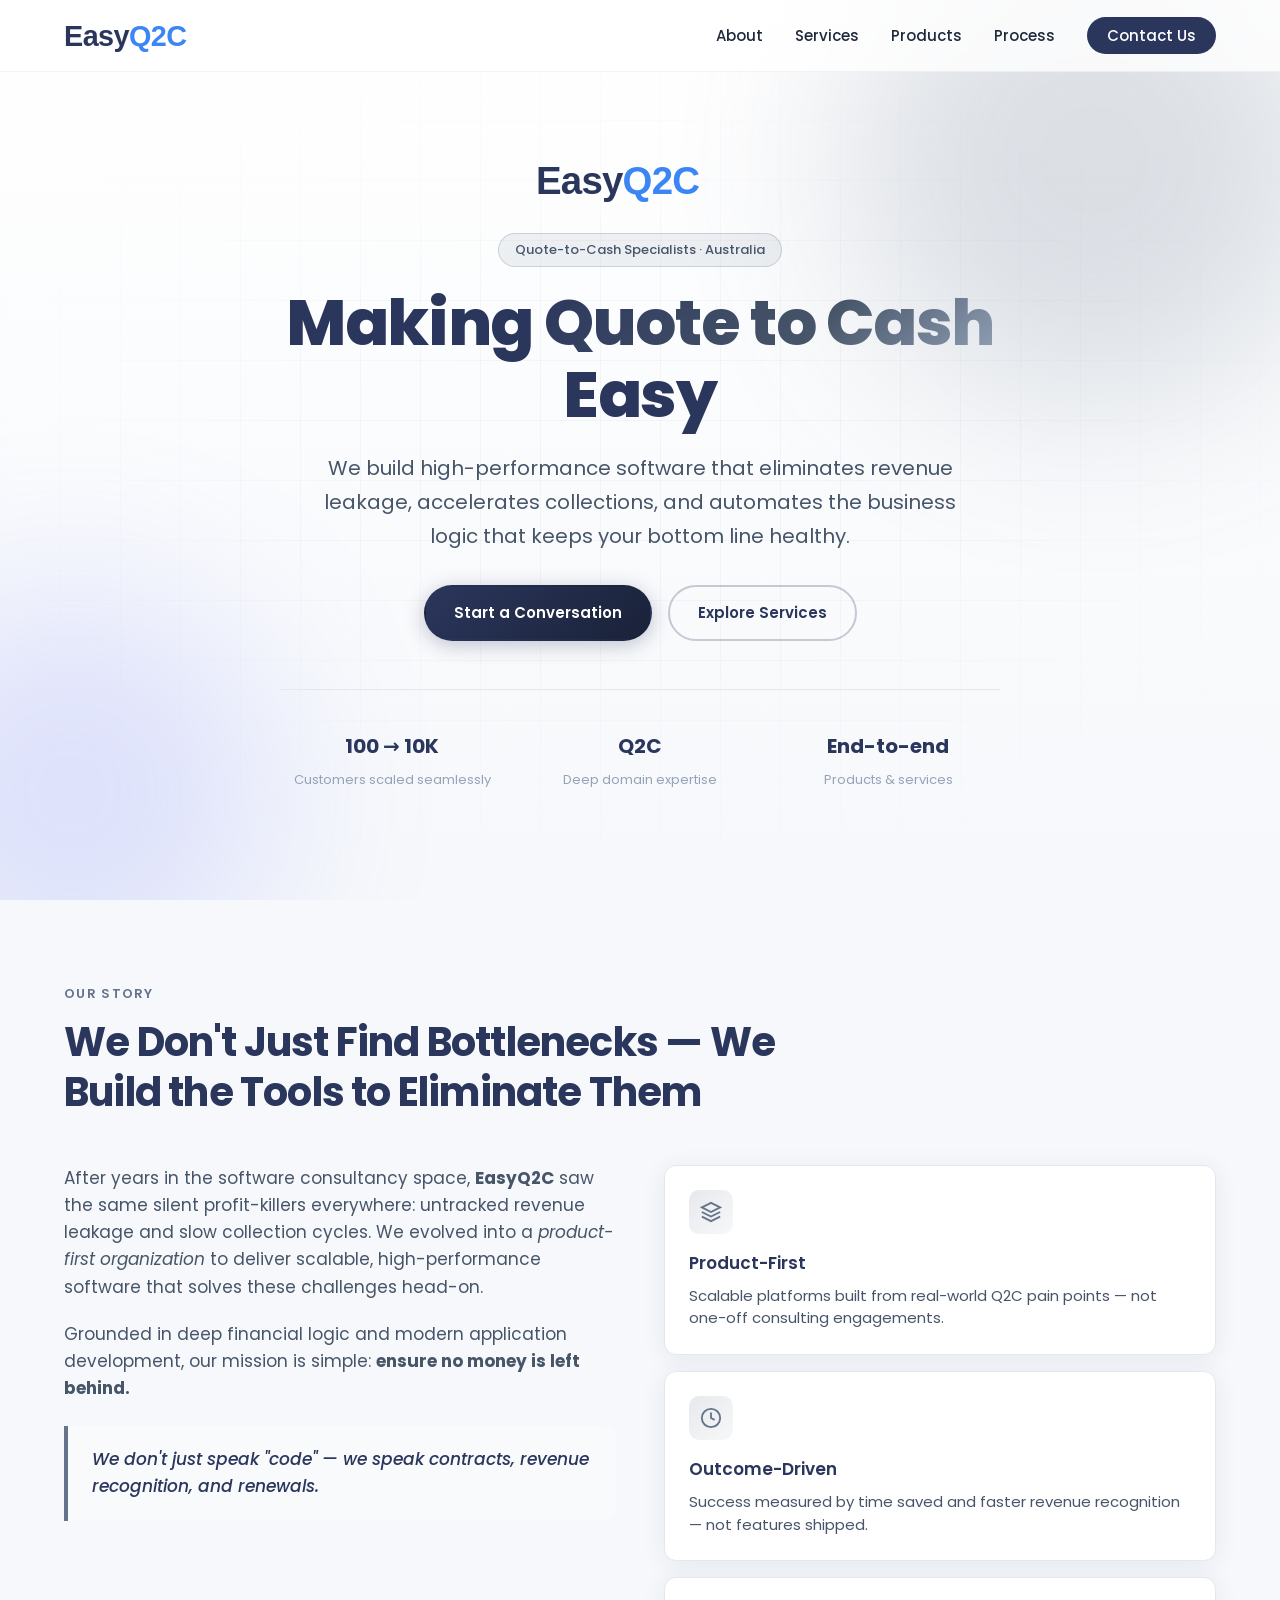
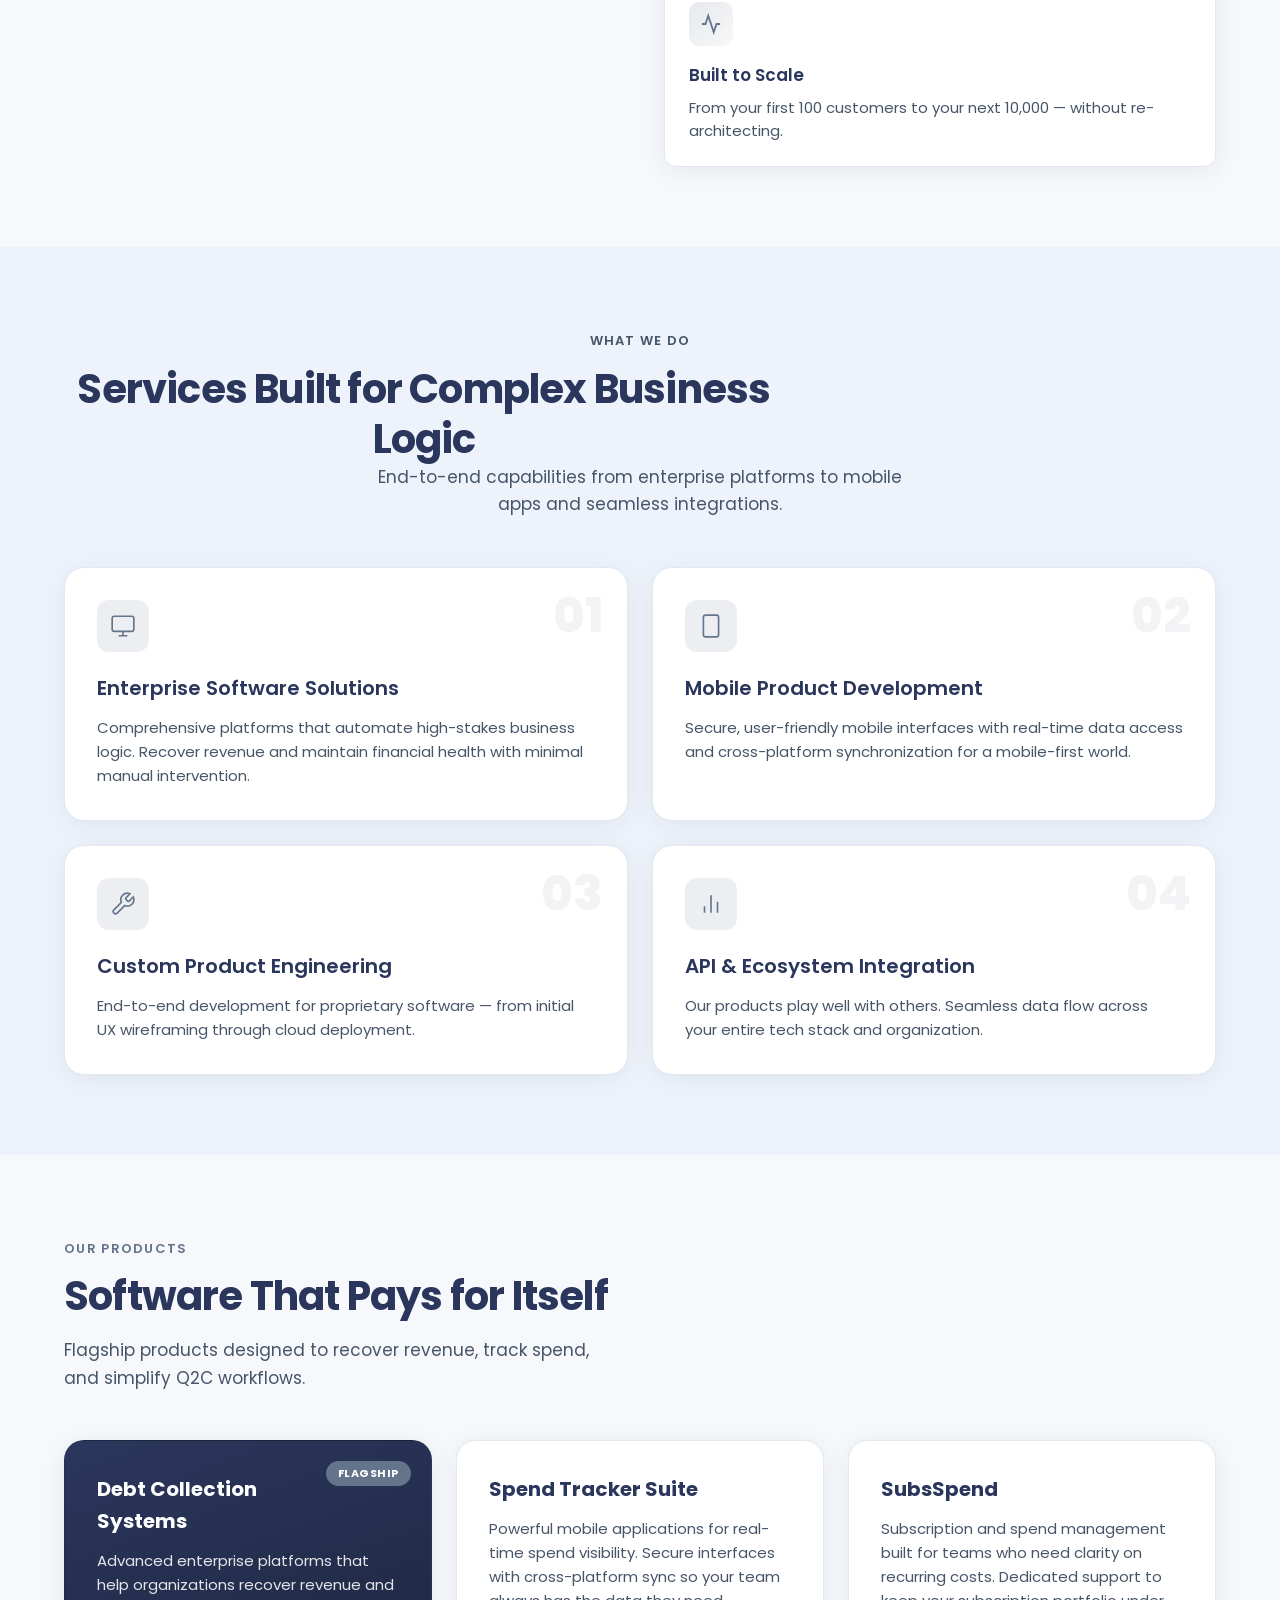
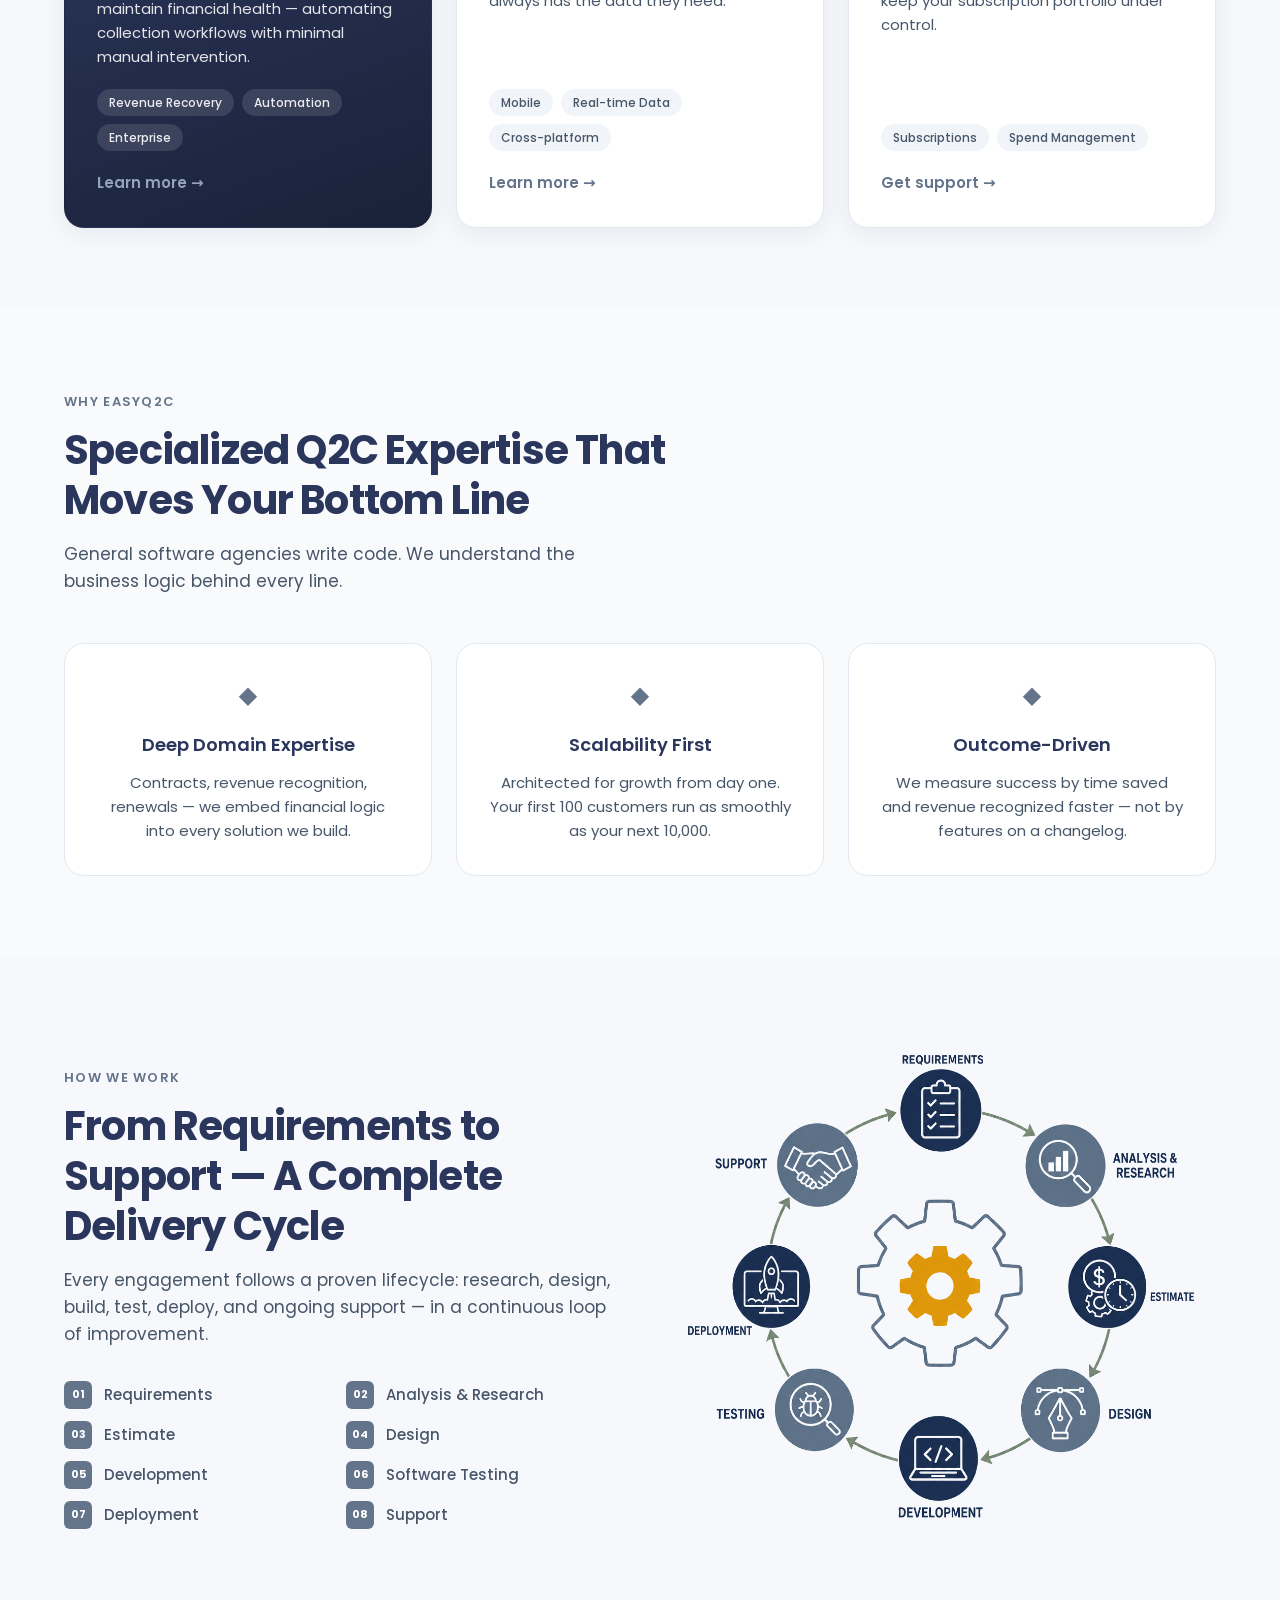
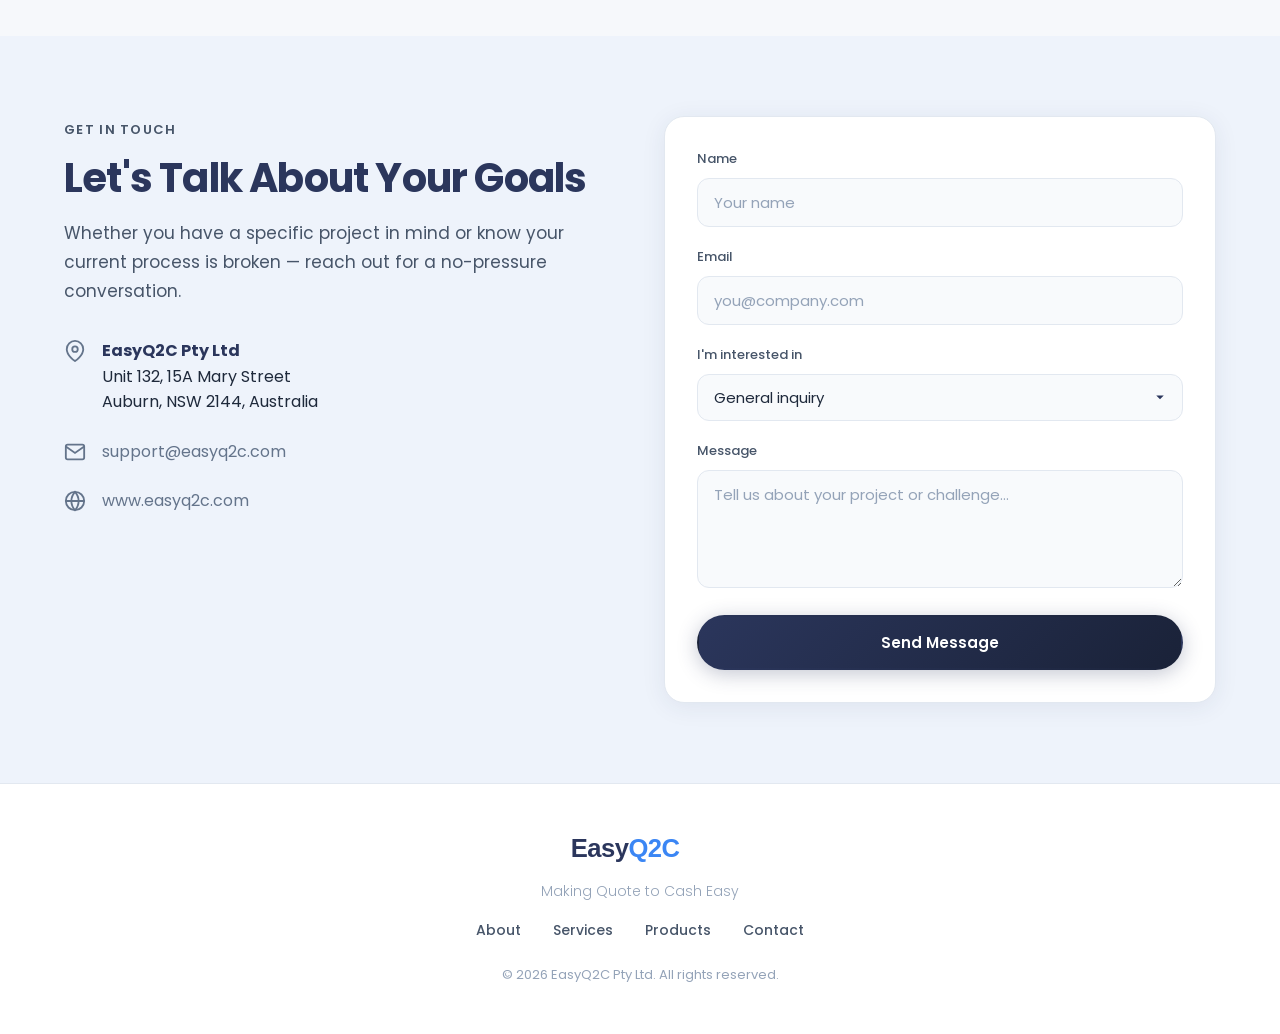
<file: index.html>
<!DOCTYPE html>
<html lang="en">
<head>
  <meta charset="UTF-8">
  <meta name="viewport" content="width=device-width, initial-scale=1.0">
  <meta name="description" content="EasyQ2C — Australian IT software &amp; services company specializing in Quote-to-Cash workflows. Enterprise software, mobile products, and custom engineering.">
  <meta name="theme-color" content="#f6f8fb">
  <title>EasyQ2C | Making Quote to Cash Easy</title>
  <link rel="icon" type="image/png" href="assets/favicon.png">
  <link rel="preconnect" href="https://fonts.googleapis.com">
  <link rel="preconnect" href="https://fonts.gstatic.com" crossorigin>
  <link href="https://fonts.googleapis.com/css2?family=Poppins:wght@300;400;500;600;700;800&display=swap" rel="stylesheet">
  <link rel="stylesheet" href="css/styles.css">
</head>
<body>
  <!-- Navigation -->
  <header class="header" id="header">
    <nav class="nav container">
      <a href="#" class="nav__logo" aria-label="EasyQ2C home">
        <img src="assets/logo.svg" alt="EasyQ2C" width="160" height="40">
      </a>
      <button class="nav__toggle" id="nav-toggle" aria-label="Toggle menu" aria-expanded="false">
        <span></span><span></span><span></span>
      </button>
      <ul class="nav__menu" id="nav-menu">
        <li><a href="#about" class="nav__link">About</a></li>
        <li><a href="#services" class="nav__link">Services</a></li>
        <li><a href="#products" class="nav__link">Products</a></li>
        <li><a href="#process" class="nav__link">Process</a></li>
        <li><a href="#contact" class="nav__link nav__link--cta">Contact Us</a></li>
      </ul>
    </nav>
  </header>

  <main>
    <!-- Hero -->
    <section class="hero" id="home">
      <div class="hero__bg">
        <div class="hero__orb hero__orb--1"></div>
        <div class="hero__orb hero__orb--2"></div>
        <div class="hero__grid"></div>
      </div>
      <div class="container hero__inner">
        <div class="hero__content reveal">
          <img src="assets/logo.svg" alt="" class="hero__logo" width="220" height="52" aria-hidden="true">
          <span class="hero__badge">Quote-to-Cash Specialists · Australia</span>
          <h1 class="hero__title">
            Making <span class="text-gradient">Quote to Cash</span> Easy
          </h1>
          <p class="hero__subtitle">
            We build high-performance software that eliminates revenue leakage,
            accelerates collections, and automates the business logic that
            keeps your bottom line healthy.
          </p>
          <div class="hero__actions">
            <a href="#contact" class="btn btn--primary">Start a Conversation</a>
            <a href="#services" class="btn btn--ghost">Explore Services</a>
          </div>
          <div class="hero__stats">
            <div class="hero__stat">
              <strong>100 → 10K</strong>
              <span>Customers scaled seamlessly</span>
            </div>
            <div class="hero__stat">
              <strong>Q2C</strong>
              <span>Deep domain expertise</span>
            </div>
            <div class="hero__stat">
              <strong>End-to-end</strong>
              <span>Products &amp; services</span>
            </div>
          </div>
        </div>
      </div>
    </section>

    <!-- About -->
    <section class="section about" id="about">
      <div class="container">
        <div class="section__header reveal">
          <span class="section__label">Our Story</span>
          <h2 class="section__title">We Don't Just Find Bottlenecks — We Build the Tools to Eliminate Them</h2>
        </div>
        <div class="about__grid">
          <div class="about__text reveal">
            <p>
              After years in the software consultancy space, <strong>EasyQ2C</strong> saw the same silent profit-killers everywhere: untracked revenue leakage and slow collection cycles. We evolved into a <em>product-first organization</em> to deliver scalable, high-performance software that solves these challenges head-on.
            </p>
            <p>
              Grounded in deep financial logic and modern application development, our mission is simple: <strong>ensure no money is left behind.</strong>
            </p>
            <blockquote class="about__quote">
              We don't just speak "code" — we speak contracts, revenue recognition, and renewals.
            </blockquote>
          </div>
          <div class="about__cards reveal reveal--delay">
            <div class="feature-card">
              <div class="feature-card__icon">
                <svg viewBox="0 0 24 24" fill="none" stroke="currentColor" stroke-width="2"><path d="M12 2L2 7l10 5 10-5-10-5zM2 17l10 5 10-5M2 12l10 5 10-5"/></svg>
              </div>
              <h3>Product-First</h3>
              <p>Scalable platforms built from real-world Q2C pain points — not one-off consulting engagements.</p>
            </div>
            <div class="feature-card">
              <div class="feature-card__icon">
                <svg viewBox="0 0 24 24" fill="none" stroke="currentColor" stroke-width="2"><circle cx="12" cy="12" r="10"/><path d="M12 6v6l4 2"/></svg>
              </div>
              <h3>Outcome-Driven</h3>
              <p>Success measured by time saved and faster revenue recognition — not features shipped.</p>
            </div>
            <div class="feature-card">
              <div class="feature-card__icon">
                <svg viewBox="0 0 24 24" fill="none" stroke="currentColor" stroke-width="2"><path d="M22 12h-4l-3 9L9 3l-3 9H2"/></svg>
              </div>
              <h3>Built to Scale</h3>
              <p>From your first 100 customers to your next 10,000 — without re-architecting.</p>
            </div>
          </div>
        </div>
      </div>
    </section>

    <!-- Services -->
    <section class="section section--dark services" id="services">
      <div class="container">
        <div class="section__header section__header--center reveal">
          <span class="section__label section__label--light">What We Do</span>
          <h2 class="section__title section__title--light">Services Built for Complex Business Logic</h2>
          <p class="section__desc section__desc--light">End-to-end capabilities from enterprise platforms to mobile apps and seamless integrations.</p>
        </div>
        <div class="services__grid">
          <article class="service-card reveal">
            <div class="service-card__num">01</div>
            <div class="service-card__icon">
              <svg viewBox="0 0 24 24" fill="none" stroke="currentColor" stroke-width="1.5"><rect x="2" y="3" width="20" height="14" rx="2"/><path d="M8 21h8M12 17v4"/></svg>
            </div>
            <h3>Enterprise Software Solutions</h3>
            <p>Comprehensive platforms that automate high-stakes business logic. Recover revenue and maintain financial health with minimal manual intervention.</p>
          </article>
          <article class="service-card reveal reveal--delay">
            <div class="service-card__num">02</div>
            <div class="service-card__icon">
              <svg viewBox="0 0 24 24" fill="none" stroke="currentColor" stroke-width="1.5"><rect x="5" y="2" width="14" height="20" rx="2"/><path d="M12 18h.01"/></svg>
            </div>
            <h3>Mobile Product Development</h3>
            <p>Secure, user-friendly mobile interfaces with real-time data access and cross-platform synchronization for a mobile-first world.</p>
          </article>
          <article class="service-card reveal reveal--delay-2">
            <div class="service-card__num">03</div>
            <div class="service-card__icon">
              <svg viewBox="0 0 24 24" fill="none" stroke="currentColor" stroke-width="1.5"><path d="M14.7 6.3a1 1 0 000 1.4l1.6 1.6a1 1 0 001.4 0l3.77-3.77a6 6 0 01-7.94 7.94l-6.91 6.91a2.12 2.12 0 01-3-3l6.91-6.91a6 6 0 017.94-7.94l-3.76 3.76z"/></svg>
            </div>
            <h3>Custom Product Engineering</h3>
            <p>End-to-end development for proprietary software — from initial UX wireframing through cloud deployment.</p>
          </article>
          <article class="service-card reveal reveal--delay-3">
            <div class="service-card__num">04</div>
            <div class="service-card__icon">
              <svg viewBox="0 0 24 24" fill="none" stroke="currentColor" stroke-width="1.5"><path d="M18 20V10M12 20V4M6 20v-6"/></svg>
            </div>
            <h3>API &amp; Ecosystem Integration</h3>
            <p>Our products play well with others. Seamless data flow across your entire tech stack and organization.</p>
          </article>
        </div>
      </div>
    </section>

    <!-- Products -->
    <section class="section products" id="products">
      <div class="container">
        <div class="section__header reveal">
          <span class="section__label">Our Products</span>
          <h2 class="section__title">Software That Pays for Itself</h2>
          <p class="section__desc">Flagship products designed to recover revenue, track spend, and simplify Q2C workflows.</p>
        </div>
        <div class="products__grid">
          <article class="product-card product-card--featured reveal">
            <span class="product-card__badge">Flagship</span>
            <h3>Debt Collection Systems</h3>
            <p>Advanced enterprise platforms that help organizations recover revenue and maintain financial health — automating collection workflows with minimal manual intervention.</p>
            <ul class="product-card__tags">
              <li>Revenue Recovery</li>
              <li>Automation</li>
              <li>Enterprise</li>
            </ul>
            <a href="#contact" class="product-card__link">Learn more →</a>
          </article>
          <article class="product-card reveal reveal--delay">
            <h3>Spend Tracker Suite</h3>
            <p>Powerful mobile applications for real-time spend visibility. Secure interfaces with cross-platform sync so your team always has the data they need.</p>
            <ul class="product-card__tags">
              <li>Mobile</li>
              <li>Real-time Data</li>
              <li>Cross-platform</li>
            </ul>
            <a href="#contact" class="product-card__link">Learn more →</a>
          </article>
          <article class="product-card reveal reveal--delay-2">
            <h3>SubsSpend</h3>
            <p>Subscription and spend management built for teams who need clarity on recurring costs. Dedicated support to keep your subscription portfolio under control.</p>
            <ul class="product-card__tags">
              <li>Subscriptions</li>
              <li>Spend Management</li>
            </ul>
            <a href="#contact" class="product-card__link">Get support →</a>
          </article>
        </div>
      </div>
    </section>

    <!-- Why Us -->
    <section class="section section--alt why" id="why">
      <div class="container">
        <div class="why__inner">
          <div class="section__header reveal">
            <span class="section__label">Why EasyQ2C</span>
            <h2 class="section__title">Specialized Q2C Expertise That Moves Your Bottom Line</h2>
            <p class="section__desc">General software agencies write code. We understand the business logic behind every line.</p>
          </div>
          <div class="why__grid">
            <div class="why-card reveal">
              <div class="why-card__icon">◆</div>
              <h3>Deep Domain Expertise</h3>
              <p>Contracts, revenue recognition, renewals — we embed financial logic into every solution we build.</p>
            </div>
            <div class="why-card reveal reveal--delay">
              <div class="why-card__icon">◆</div>
              <h3>Scalability First</h3>
              <p>Architected for growth from day one. Your first 100 customers run as smoothly as your next 10,000.</p>
            </div>
            <div class="why-card reveal reveal--delay-2">
              <div class="why-card__icon">◆</div>
              <h3>Outcome-Driven</h3>
              <p>We measure success by time saved and revenue recognized faster — not by features on a changelog.</p>
            </div>
          </div>
        </div>
      </div>
    </section>

    <!-- Process -->
    <section class="section process" id="process">
      <div class="container">
        <div class="process__grid">
          <div class="process__content reveal">
            <span class="section__label">How We Work</span>
            <h2 class="section__title">From Requirements to Support — A Complete Delivery Cycle</h2>
            <p class="section__desc">Every engagement follows a proven lifecycle: research, design, build, test, deploy, and ongoing support — in a continuous loop of improvement.</p>
            <ol class="process__steps">
              <li><span>01</span> Requirements</li>
              <li><span>02</span> Analysis &amp; Research</li>
              <li><span>03</span> Estimate</li>
              <li><span>04</span> Design</li>
              <li><span>05</span> Development</li>
              <li><span>06</span> Software Testing</li>
              <li><span>07</span> Deployment</li>
              <li><span>08</span> Support</li>
            </ol>
          </div>
          <div class="process__visual reveal reveal--delay">
            <img src="assets/easyq2c-sdlc-diagram_transparent.png" alt="EasyQ2C software development lifecycle: Requirements, Analysis, Estimate, Design, Development, Testing, Deployment, Support" loading="lazy">
          </div>
        </div>
      </div>
    </section>

    <!-- Contact -->
    <section class="section section--dark contact" id="contact">
      <div class="container">
        <div class="contact__grid">
          <div class="contact__info reveal">
            <span class="section__label section__label--light">Get in Touch</span>
            <h2 class="section__title section__title--light">Let's Talk About Your Goals</h2>
            <p class="contact__lead">Whether you have a specific project in mind or know your current process is broken — reach out for a no-pressure conversation.</p>
            <address class="contact__details">
              <div class="contact__item">
                <svg viewBox="0 0 24 24" fill="none" stroke="currentColor" stroke-width="2"><path d="M21 10c0 7-9 13-9 13s-9-6-9-13a9 9 0 0118 0z"/><circle cx="12" cy="10" r="3"/></svg>
                <div>
                  <strong>EasyQ2C Pty Ltd</strong><br>
                  Unit 132, 15A Mary Street<br>
                  Auburn, NSW 2144, Australia
                </div>
              </div>
              <div class="contact__item">
                <svg viewBox="0 0 24 24" fill="none" stroke="currentColor" stroke-width="2"><path d="M4 4h16c1.1 0 2 .9 2 2v12c0 1.1-.9 2-2 2H4c-1.1 0-2-.9-2-2V6c0-1.1.9-2 2-2z"/><path d="M22 6l-10 7L2 6"/></svg>
                <div>
                  <a href="mailto:support@easyq2c.com">support@easyq2c.com</a>
                </div>
              </div>
              <div class="contact__item">
                <svg viewBox="0 0 24 24" fill="none" stroke="currentColor" stroke-width="2"><circle cx="12" cy="12" r="10"/><path d="M2 12h20M12 2a15.3 15.3 0 014 10 15.3 15.3 0 01-4 10 15.3 15.3 0 01-4-10 15.3 15.3 0 014-10z"/></svg>
                <div>
                  <a href="https://www.easyq2c.com" target="_blank" rel="noopener">www.easyq2c.com</a>
                </div>
              </div>
            </address>
          </div>
          <form class="contact__form reveal reveal--delay" id="contact-form" action="mailto:support@easyq2c.com" method="post" enctype="text/plain">
            <div class="form__group">
              <label for="name">Name</label>
              <input type="text" id="name" name="name" required placeholder="Your name">
            </div>
            <div class="form__group">
              <label for="email">Email</label>
              <input type="email" id="email" name="email" required placeholder="you@company.com">
            </div>
            <div class="form__group">
              <label for="interest">I'm interested in</label>
              <select id="interest" name="interest">
                <option value="general">General inquiry</option>
                <option value="enterprise">Enterprise Software</option>
                <option value="mobile">Mobile Development</option>
                <option value="custom">Custom Engineering</option>
                <option value="integration">API Integration</option>
                <option value="debt-collection">Debt Collection Systems</option>
                <option value="spend-tracker">Spend Tracker</option>
                <option value="subsspend">SubsSpend</option>
              </select>
            </div>
            <div class="form__group">
              <label for="message">Message</label>
              <textarea id="message" name="message" rows="4" required placeholder="Tell us about your project or challenge..."></textarea>
            </div>
            <button type="submit" class="btn btn--primary btn--full">Send Message</button>
          </form>
        </div>
      </div>
    </section>
  </main>

  <!-- Footer -->
  <footer class="footer">
    <div class="container footer__inner">
      <a href="#" class="footer__logo">
        <img src="assets/logo.svg" alt="EasyQ2C" width="140" height="35">
      </a>
      <p class="footer__tagline">Making Quote to Cash Easy</p>
      <nav class="footer__nav">
        <a href="#about">About</a>
        <a href="#services">Services</a>
        <a href="#products">Products</a>
        <a href="#contact">Contact</a>
      </nav>
      <p class="footer__copy">&copy; <span id="year"></span> EasyQ2C Pty Ltd. All rights reserved.</p>
    </div>
  </footer>

  <script src="js/main.js"></script>
</body>
</html>
</file>
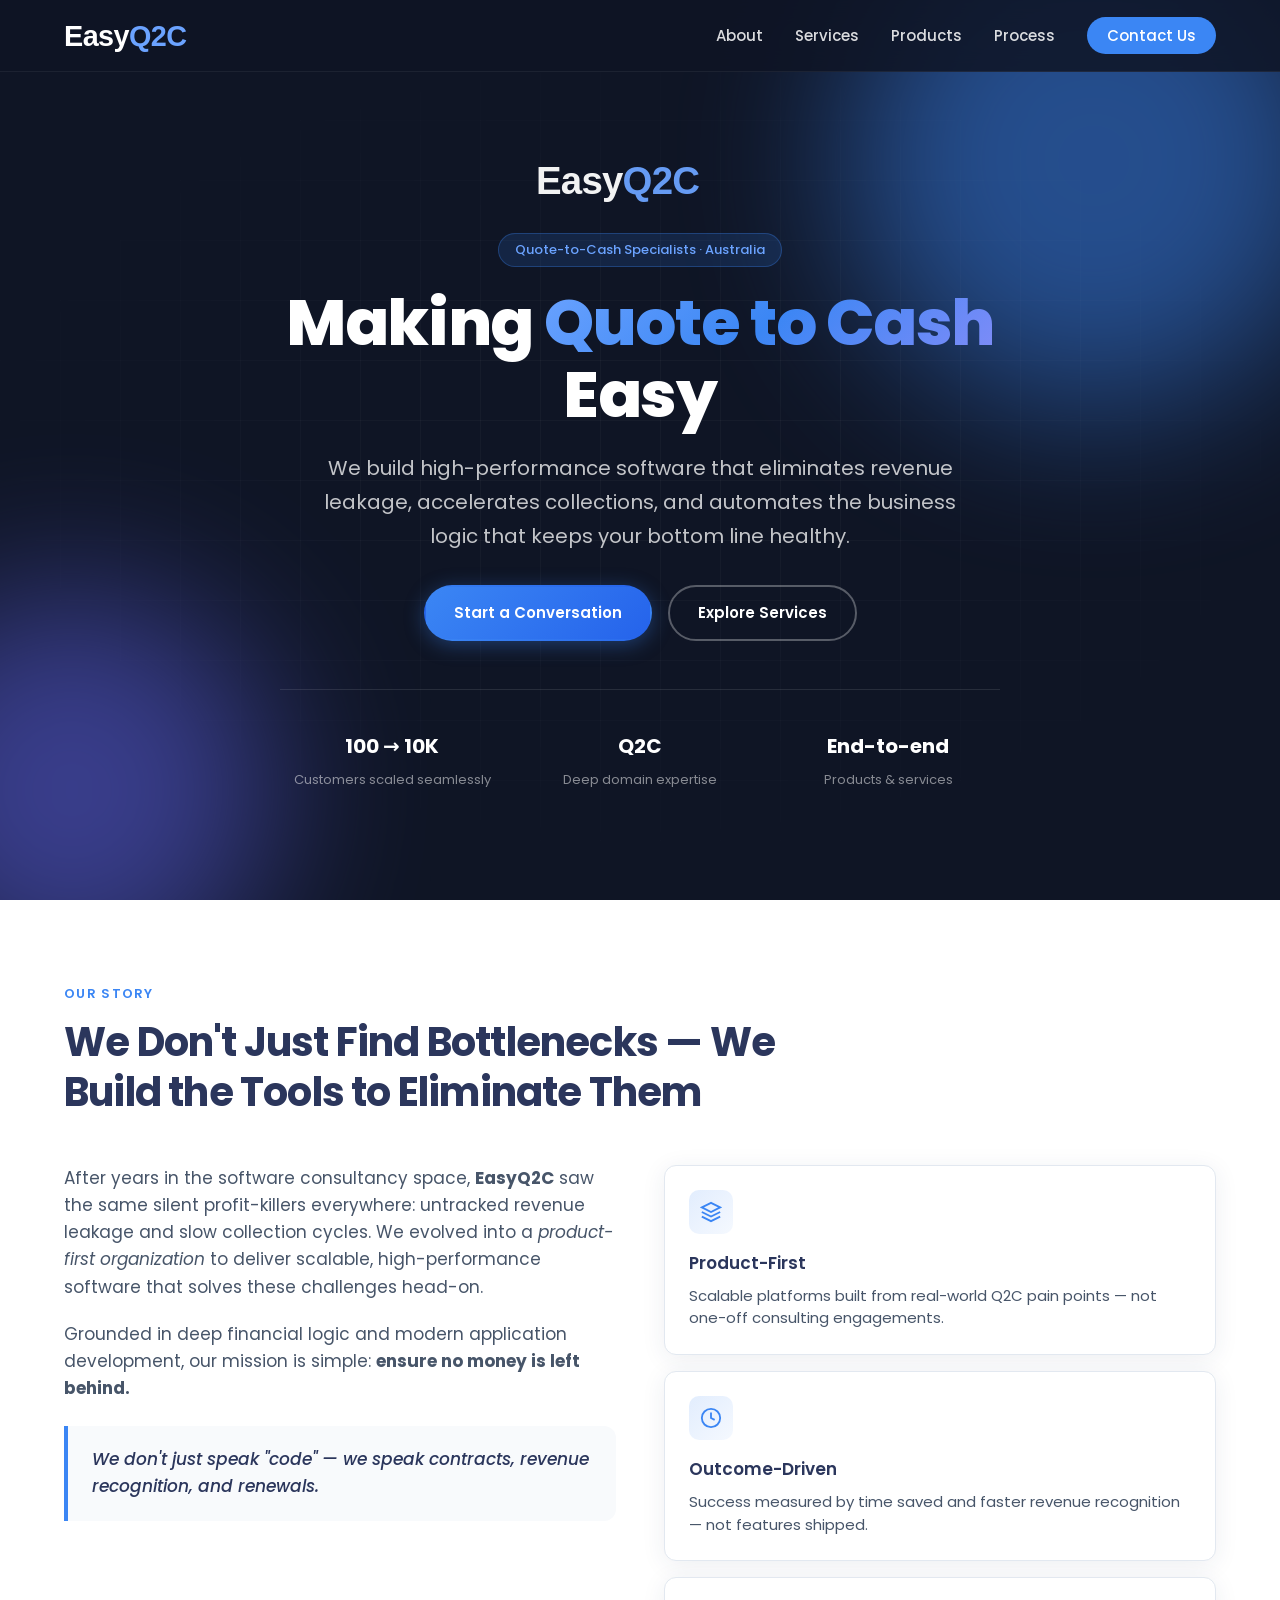
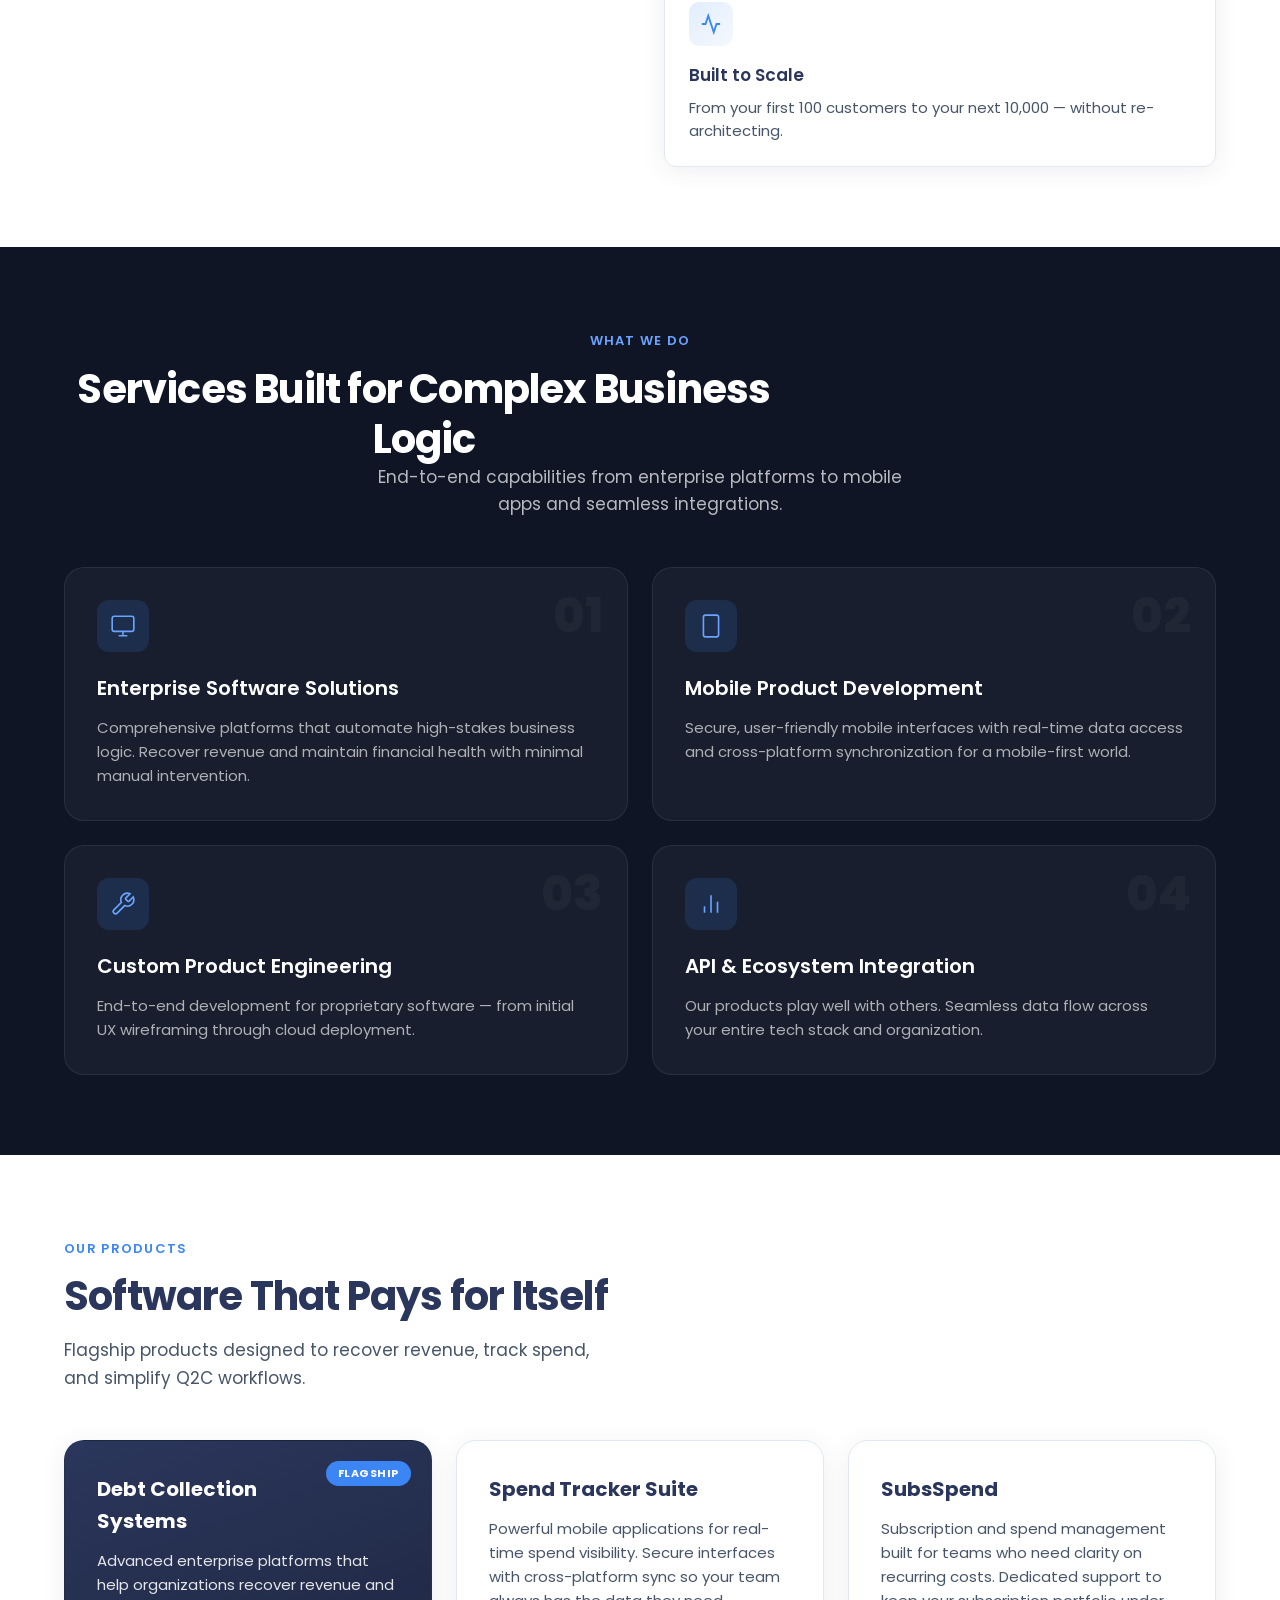
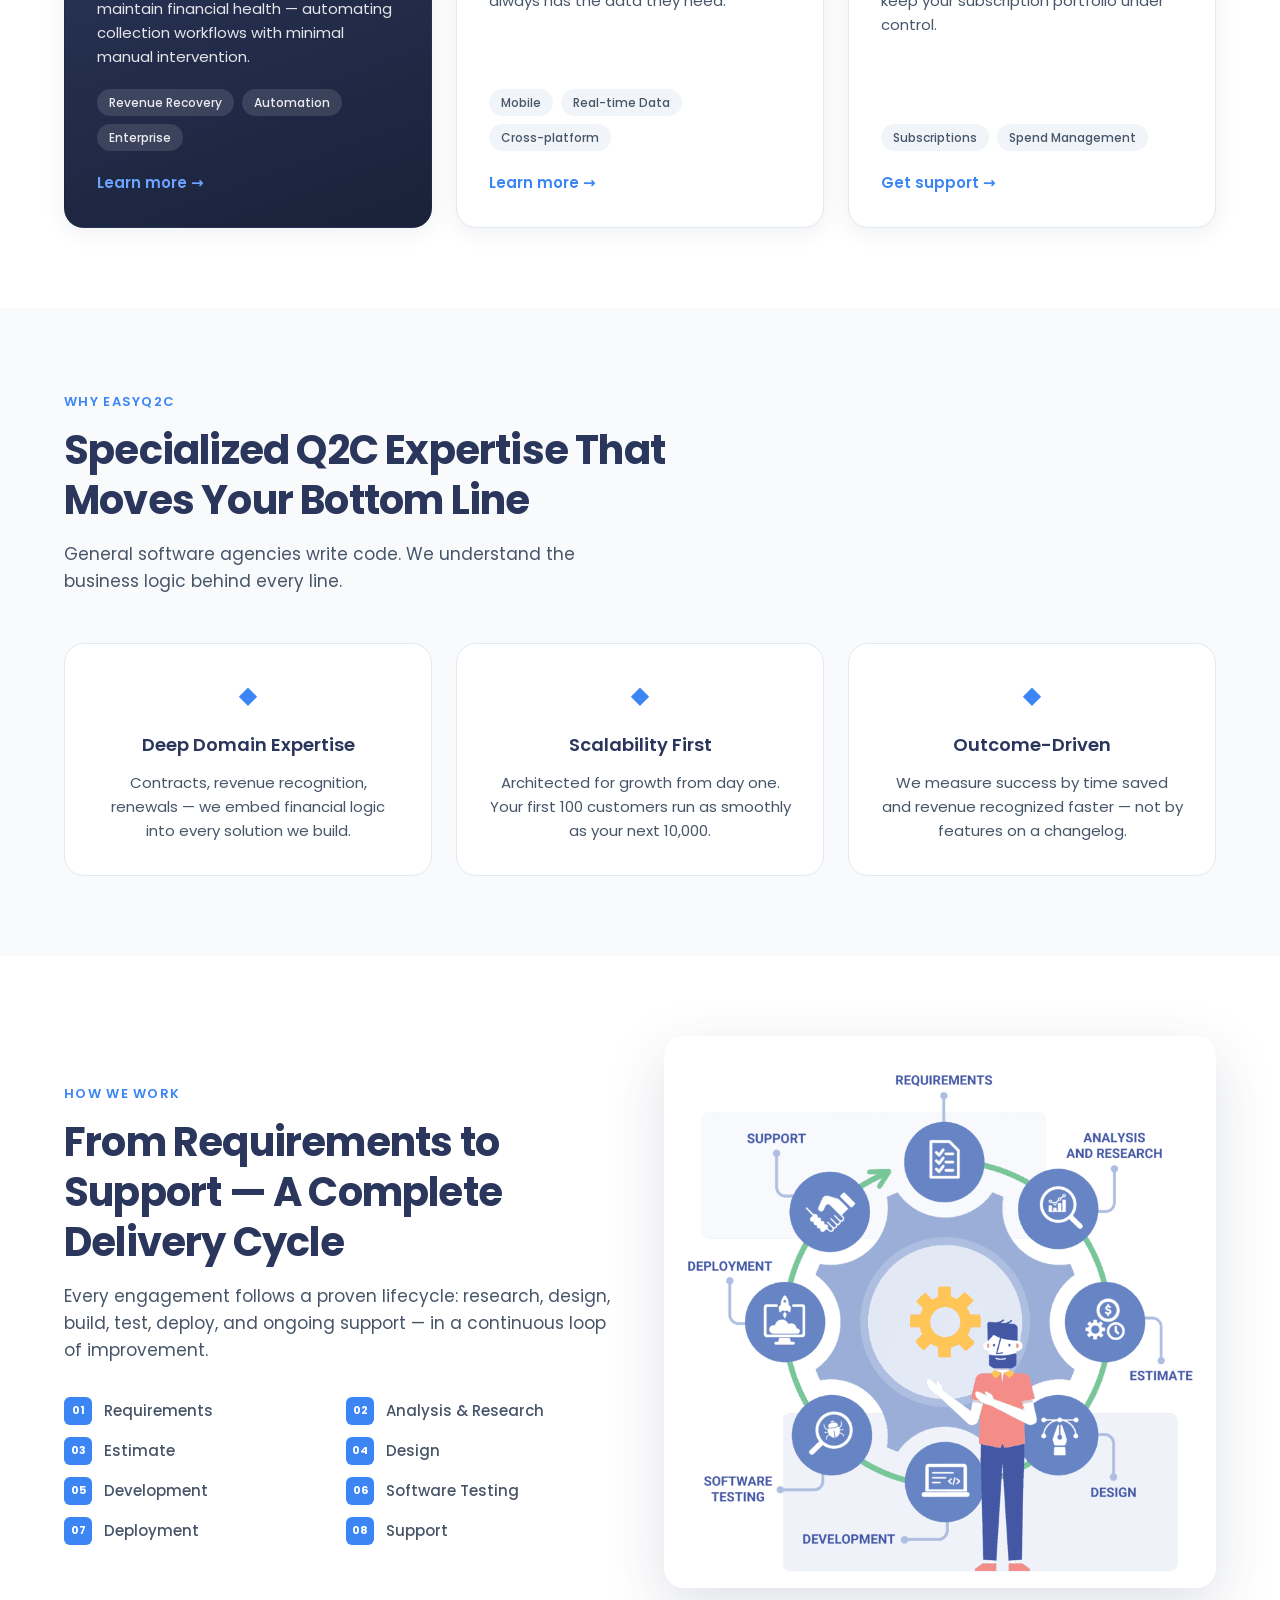
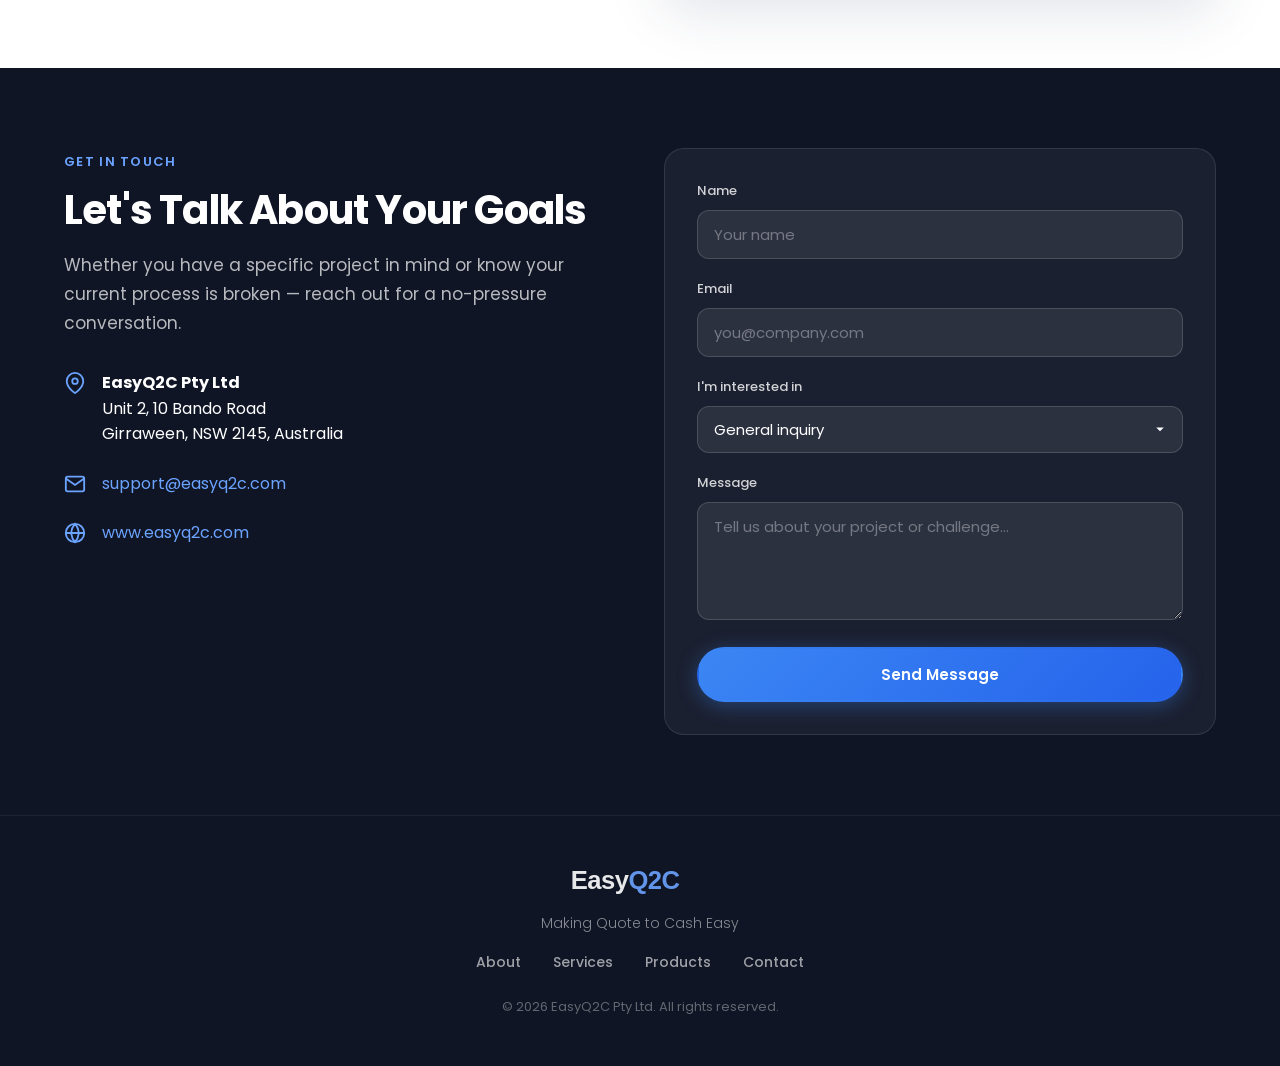
<file: website/index.html>
<!DOCTYPE html>
<html lang="en">
<head>
  <meta charset="UTF-8">
  <meta name="viewport" content="width=device-width, initial-scale=1.0">
  <meta name="description" content="EasyQ2C — Australian IT software &amp; services company specializing in Quote-to-Cash workflows. Enterprise software, mobile products, and custom engineering.">
  <meta name="theme-color" content="#2B365C">
  <title>EasyQ2C | Making Quote to Cash Easy</title>
  <link rel="icon" type="image/png" href="assets/favicon.png">
  <link rel="preconnect" href="https://fonts.googleapis.com">
  <link rel="preconnect" href="https://fonts.gstatic.com" crossorigin>
  <link href="https://fonts.googleapis.com/css2?family=Poppins:wght@300;400;500;600;700;800&display=swap" rel="stylesheet">
  <link rel="stylesheet" href="css/styles.css">
</head>
<body>
  <!-- Navigation -->
  <header class="header" id="header">
    <nav class="nav container">
      <a href="#" class="nav__logo" aria-label="EasyQ2C home">
        <img src="assets/logo-light.svg" alt="EasyQ2C" width="160" height="40">
      </a>
      <button class="nav__toggle" id="nav-toggle" aria-label="Toggle menu" aria-expanded="false">
        <span></span><span></span><span></span>
      </button>
      <ul class="nav__menu" id="nav-menu">
        <li><a href="#about" class="nav__link">About</a></li>
        <li><a href="#services" class="nav__link">Services</a></li>
        <li><a href="#products" class="nav__link">Products</a></li>
        <li><a href="#process" class="nav__link">Process</a></li>
        <li><a href="#contact" class="nav__link nav__link--cta">Contact Us</a></li>
      </ul>
    </nav>
  </header>

  <main>
    <!-- Hero -->
    <section class="hero" id="home">
      <div class="hero__bg">
        <div class="hero__orb hero__orb--1"></div>
        <div class="hero__orb hero__orb--2"></div>
        <div class="hero__grid"></div>
      </div>
      <div class="container hero__inner">
        <div class="hero__content reveal">
          <img src="assets/logo-light.svg" alt="" class="hero__logo" width="220" height="52" aria-hidden="true">
          <span class="hero__badge">Quote-to-Cash Specialists · Australia</span>
          <h1 class="hero__title">
            Making <span class="text-gradient">Quote to Cash</span> Easy
          </h1>
          <p class="hero__subtitle">
            We build high-performance software that eliminates revenue leakage,
            accelerates collections, and automates the business logic that
            keeps your bottom line healthy.
          </p>
          <div class="hero__actions">
            <a href="#contact" class="btn btn--primary">Start a Conversation</a>
            <a href="#services" class="btn btn--ghost">Explore Services</a>
          </div>
          <div class="hero__stats">
            <div class="hero__stat">
              <strong>100 → 10K</strong>
              <span>Customers scaled seamlessly</span>
            </div>
            <div class="hero__stat">
              <strong>Q2C</strong>
              <span>Deep domain expertise</span>
            </div>
            <div class="hero__stat">
              <strong>End-to-end</strong>
              <span>Products &amp; services</span>
            </div>
          </div>
        </div>
      </div>
    </section>

    <!-- About -->
    <section class="section about" id="about">
      <div class="container">
        <div class="section__header reveal">
          <span class="section__label">Our Story</span>
          <h2 class="section__title">We Don't Just Find Bottlenecks — We Build the Tools to Eliminate Them</h2>
        </div>
        <div class="about__grid">
          <div class="about__text reveal">
            <p>
              After years in the software consultancy space, <strong>EasyQ2C</strong> saw the same silent profit-killers everywhere: untracked revenue leakage and slow collection cycles. We evolved into a <em>product-first organization</em> to deliver scalable, high-performance software that solves these challenges head-on.
            </p>
            <p>
              Grounded in deep financial logic and modern application development, our mission is simple: <strong>ensure no money is left behind.</strong>
            </p>
            <blockquote class="about__quote">
              We don't just speak "code" — we speak contracts, revenue recognition, and renewals.
            </blockquote>
          </div>
          <div class="about__cards reveal reveal--delay">
            <div class="feature-card">
              <div class="feature-card__icon">
                <svg viewBox="0 0 24 24" fill="none" stroke="currentColor" stroke-width="2"><path d="M12 2L2 7l10 5 10-5-10-5zM2 17l10 5 10-5M2 12l10 5 10-5"/></svg>
              </div>
              <h3>Product-First</h3>
              <p>Scalable platforms built from real-world Q2C pain points — not one-off consulting engagements.</p>
            </div>
            <div class="feature-card">
              <div class="feature-card__icon">
                <svg viewBox="0 0 24 24" fill="none" stroke="currentColor" stroke-width="2"><circle cx="12" cy="12" r="10"/><path d="M12 6v6l4 2"/></svg>
              </div>
              <h3>Outcome-Driven</h3>
              <p>Success measured by time saved and faster revenue recognition — not features shipped.</p>
            </div>
            <div class="feature-card">
              <div class="feature-card__icon">
                <svg viewBox="0 0 24 24" fill="none" stroke="currentColor" stroke-width="2"><path d="M22 12h-4l-3 9L9 3l-3 9H2"/></svg>
              </div>
              <h3>Built to Scale</h3>
              <p>From your first 100 customers to your next 10,000 — without re-architecting.</p>
            </div>
          </div>
        </div>
      </div>
    </section>

    <!-- Services -->
    <section class="section section--dark services" id="services">
      <div class="container">
        <div class="section__header section__header--center reveal">
          <span class="section__label section__label--light">What We Do</span>
          <h2 class="section__title section__title--light">Services Built for Complex Business Logic</h2>
          <p class="section__desc section__desc--light">End-to-end capabilities from enterprise platforms to mobile apps and seamless integrations.</p>
        </div>
        <div class="services__grid">
          <article class="service-card reveal">
            <div class="service-card__num">01</div>
            <div class="service-card__icon">
              <svg viewBox="0 0 24 24" fill="none" stroke="currentColor" stroke-width="1.5"><rect x="2" y="3" width="20" height="14" rx="2"/><path d="M8 21h8M12 17v4"/></svg>
            </div>
            <h3>Enterprise Software Solutions</h3>
            <p>Comprehensive platforms that automate high-stakes business logic. Recover revenue and maintain financial health with minimal manual intervention.</p>
          </article>
          <article class="service-card reveal reveal--delay">
            <div class="service-card__num">02</div>
            <div class="service-card__icon">
              <svg viewBox="0 0 24 24" fill="none" stroke="currentColor" stroke-width="1.5"><rect x="5" y="2" width="14" height="20" rx="2"/><path d="M12 18h.01"/></svg>
            </div>
            <h3>Mobile Product Development</h3>
            <p>Secure, user-friendly mobile interfaces with real-time data access and cross-platform synchronization for a mobile-first world.</p>
          </article>
          <article class="service-card reveal reveal--delay-2">
            <div class="service-card__num">03</div>
            <div class="service-card__icon">
              <svg viewBox="0 0 24 24" fill="none" stroke="currentColor" stroke-width="1.5"><path d="M14.7 6.3a1 1 0 000 1.4l1.6 1.6a1 1 0 001.4 0l3.77-3.77a6 6 0 01-7.94 7.94l-6.91 6.91a2.12 2.12 0 01-3-3l6.91-6.91a6 6 0 017.94-7.94l-3.76 3.76z"/></svg>
            </div>
            <h3>Custom Product Engineering</h3>
            <p>End-to-end development for proprietary software — from initial UX wireframing through cloud deployment.</p>
          </article>
          <article class="service-card reveal reveal--delay-3">
            <div class="service-card__num">04</div>
            <div class="service-card__icon">
              <svg viewBox="0 0 24 24" fill="none" stroke="currentColor" stroke-width="1.5"><path d="M18 20V10M12 20V4M6 20v-6"/></svg>
            </div>
            <h3>API &amp; Ecosystem Integration</h3>
            <p>Our products play well with others. Seamless data flow across your entire tech stack and organization.</p>
          </article>
        </div>
      </div>
    </section>

    <!-- Products -->
    <section class="section products" id="products">
      <div class="container">
        <div class="section__header reveal">
          <span class="section__label">Our Products</span>
          <h2 class="section__title">Software That Pays for Itself</h2>
          <p class="section__desc">Flagship products designed to recover revenue, track spend, and simplify Q2C workflows.</p>
        </div>
        <div class="products__grid">
          <article class="product-card product-card--featured reveal">
            <span class="product-card__badge">Flagship</span>
            <h3>Debt Collection Systems</h3>
            <p>Advanced enterprise platforms that help organizations recover revenue and maintain financial health — automating collection workflows with minimal manual intervention.</p>
            <ul class="product-card__tags">
              <li>Revenue Recovery</li>
              <li>Automation</li>
              <li>Enterprise</li>
            </ul>
            <a href="#contact" class="product-card__link">Learn more →</a>
          </article>
          <article class="product-card reveal reveal--delay">
            <h3>Spend Tracker Suite</h3>
            <p>Powerful mobile applications for real-time spend visibility. Secure interfaces with cross-platform sync so your team always has the data they need.</p>
            <ul class="product-card__tags">
              <li>Mobile</li>
              <li>Real-time Data</li>
              <li>Cross-platform</li>
            </ul>
            <a href="#contact" class="product-card__link">Learn more →</a>
          </article>
          <article class="product-card reveal reveal--delay-2">
            <h3>SubsSpend</h3>
            <p>Subscription and spend management built for teams who need clarity on recurring costs. Dedicated support to keep your subscription portfolio under control.</p>
            <ul class="product-card__tags">
              <li>Subscriptions</li>
              <li>Spend Management</li>
            </ul>
            <a href="#contact" class="product-card__link">Get support →</a>
          </article>
        </div>
      </div>
    </section>

    <!-- Why Us -->
    <section class="section section--alt why" id="why">
      <div class="container">
        <div class="why__inner">
          <div class="section__header reveal">
            <span class="section__label">Why EasyQ2C</span>
            <h2 class="section__title">Specialized Q2C Expertise That Moves Your Bottom Line</h2>
            <p class="section__desc">General software agencies write code. We understand the business logic behind every line.</p>
          </div>
          <div class="why__grid">
            <div class="why-card reveal">
              <div class="why-card__icon">◆</div>
              <h3>Deep Domain Expertise</h3>
              <p>Contracts, revenue recognition, renewals — we embed financial logic into every solution we build.</p>
            </div>
            <div class="why-card reveal reveal--delay">
              <div class="why-card__icon">◆</div>
              <h3>Scalability First</h3>
              <p>Architected for growth from day one. Your first 100 customers run as smoothly as your next 10,000.</p>
            </div>
            <div class="why-card reveal reveal--delay-2">
              <div class="why-card__icon">◆</div>
              <h3>Outcome-Driven</h3>
              <p>We measure success by time saved and revenue recognized faster — not by features on a changelog.</p>
            </div>
          </div>
        </div>
      </div>
    </section>

    <!-- Process -->
    <section class="section process" id="process">
      <div class="container">
        <div class="process__grid">
          <div class="process__content reveal">
            <span class="section__label">How We Work</span>
            <h2 class="section__title">From Requirements to Support — A Complete Delivery Cycle</h2>
            <p class="section__desc">Every engagement follows a proven lifecycle: research, design, build, test, deploy, and ongoing support — in a continuous loop of improvement.</p>
            <ol class="process__steps">
              <li><span>01</span> Requirements</li>
              <li><span>02</span> Analysis &amp; Research</li>
              <li><span>03</span> Estimate</li>
              <li><span>04</span> Design</li>
              <li><span>05</span> Development</li>
              <li><span>06</span> Software Testing</li>
              <li><span>07</span> Deployment</li>
              <li><span>08</span> Support</li>
            </ol>
          </div>
          <div class="process__visual reveal reveal--delay">
            <img src="assets/easyq2c-sdlc-diagram.png" alt="EasyQ2C software development lifecycle diagram" loading="lazy">
          </div>
        </div>
      </div>
    </section>

    <!-- Contact -->
    <section class="section section--dark contact" id="contact">
      <div class="container">
        <div class="contact__grid">
          <div class="contact__info reveal">
            <span class="section__label section__label--light">Get in Touch</span>
            <h2 class="section__title section__title--light">Let's Talk About Your Goals</h2>
            <p class="contact__lead">Whether you have a specific project in mind or know your current process is broken — reach out for a no-pressure conversation.</p>
            <address class="contact__details">
              <div class="contact__item">
                <svg viewBox="0 0 24 24" fill="none" stroke="currentColor" stroke-width="2"><path d="M21 10c0 7-9 13-9 13s-9-6-9-13a9 9 0 0118 0z"/><circle cx="12" cy="10" r="3"/></svg>
                <div>
                  <strong>EasyQ2C Pty Ltd</strong><br>
                  Unit 2, 10 Bando Road<br>
                  Girraween, NSW 2145, Australia
                </div>
              </div>
              <div class="contact__item">
                <svg viewBox="0 0 24 24" fill="none" stroke="currentColor" stroke-width="2"><path d="M4 4h16c1.1 0 2 .9 2 2v12c0 1.1-.9 2-2 2H4c-1.1 0-2-.9-2-2V6c0-1.1.9-2 2-2z"/><path d="M22 6l-10 7L2 6"/></svg>
                <div>
                  <a href="mailto:support@easyq2c.com">support@easyq2c.com</a>
                </div>
              </div>
              <div class="contact__item">
                <svg viewBox="0 0 24 24" fill="none" stroke="currentColor" stroke-width="2"><circle cx="12" cy="12" r="10"/><path d="M2 12h20M12 2a15.3 15.3 0 014 10 15.3 15.3 0 01-4 10 15.3 15.3 0 01-4-10 15.3 15.3 0 014-10z"/></svg>
                <div>
                  <a href="https://www.easyq2c.com" target="_blank" rel="noopener">www.easyq2c.com</a>
                </div>
              </div>
            </address>
          </div>
          <form class="contact__form reveal reveal--delay" id="contact-form" action="mailto:support@easyq2c.com" method="post" enctype="text/plain">
            <div class="form__group">
              <label for="name">Name</label>
              <input type="text" id="name" name="name" required placeholder="Your name">
            </div>
            <div class="form__group">
              <label for="email">Email</label>
              <input type="email" id="email" name="email" required placeholder="you@company.com">
            </div>
            <div class="form__group">
              <label for="interest">I'm interested in</label>
              <select id="interest" name="interest">
                <option value="general">General inquiry</option>
                <option value="enterprise">Enterprise Software</option>
                <option value="mobile">Mobile Development</option>
                <option value="custom">Custom Engineering</option>
                <option value="integration">API Integration</option>
                <option value="debt-collection">Debt Collection Systems</option>
                <option value="spend-tracker">Spend Tracker</option>
                <option value="subsspend">SubsSpend</option>
              </select>
            </div>
            <div class="form__group">
              <label for="message">Message</label>
              <textarea id="message" name="message" rows="4" required placeholder="Tell us about your project or challenge..."></textarea>
            </div>
            <button type="submit" class="btn btn--primary btn--full">Send Message</button>
          </form>
        </div>
      </div>
    </section>
  </main>

  <!-- Footer -->
  <footer class="footer">
    <div class="container footer__inner">
      <a href="#" class="footer__logo">
        <img src="assets/logo-light.svg" alt="EasyQ2C" width="140" height="35">
      </a>
      <p class="footer__tagline">Making Quote to Cash Easy</p>
      <nav class="footer__nav">
        <a href="#about">About</a>
        <a href="#services">Services</a>
        <a href="#products">Products</a>
        <a href="#contact">Contact</a>
      </nav>
      <p class="footer__copy">&copy; <span id="year"></span> EasyQ2C Pty Ltd. All rights reserved.</p>
    </div>
  </footer>

  <script src="js/main.js"></script>
</body>
</html>
</file>
<file: css/styles.css>
/* ==========================================================================
   EasyQ2C — Brand Website (Light Theme)
   Colors: Navy #2B365C · Slate Grey accents · Poppins
   ========================================================================== */

:root {
  --navy: #2B365C;
  --navy-dark: #1a2238;
  --navy-deeper: #0f1525;
  --blue: #64748b;
  --blue-light: #94a3b8;
  --blue-dark: #475569;
  --blue-glow: rgba(71, 85, 105, 0.28);
  --white: #ffffff;
  --gray-50: #f8fafc;
  --gray-100: #f1f5f9;
  --gray-200: #e2e8f0;
  --gray-400: #94a3b8;
  --gray-600: #475569;
  --gray-800: #1e293b;
  --bg: #f6f8fb;
  --tint: #eef3fb;
  --font: 'Poppins', system-ui, sans-serif;
  --radius: 12px;
  --radius-lg: 20px;
  --shadow: 0 4px 24px rgba(43, 54, 92, 0.08);
  --shadow-lg: 0 20px 60px rgba(43, 54, 92, 0.15);
  --transition: 0.3s cubic-bezier(0.4, 0, 0.2, 1);
  --header-h: 72px;
}

*, *::before, *::after { box-sizing: border-box; margin: 0; padding: 0; }
html { scroll-behavior: smooth; scroll-padding-top: var(--header-h); }
body {
  font-family: var(--font);
  font-size: 16px;
  line-height: 1.6;
  color: var(--gray-800);
  background: var(--bg);
  overflow-x: hidden;
}
img { max-width: 100%; height: auto; display: block; }
a { color: var(--blue); text-decoration: none; transition: color var(--transition); }
a:hover { color: var(--blue-dark); }
address { font-style: normal; }

.container {
  width: 100%;
  max-width: 1200px;
  margin: 0 auto;
  padding: 0 1.5rem;
}

/* Buttons */
.btn {
  display: inline-flex;
  align-items: center;
  justify-content: center;
  gap: 0.5rem;
  padding: 0.875rem 1.75rem;
  font-family: var(--font);
  font-size: 0.9375rem;
  font-weight: 600;
  border-radius: 50px;
  border: 2px solid transparent;
  cursor: pointer;
  transition: all var(--transition);
}
.btn--primary {
  background: linear-gradient(135deg, var(--navy) 0%, var(--navy-dark) 100%);
  color: var(--white);
  box-shadow: 0 4px 20px rgba(43, 54, 92, 0.28);
}
.btn--primary:hover {
  transform: translateY(-2px);
  box-shadow: 0 8px 30px rgba(43, 54, 92, 0.32);
  color: var(--white);
}
.btn--ghost {
  background: transparent;
  color: var(--navy);
  border-color: rgba(43, 54, 92, 0.25);
}
.btn--ghost:hover {
  background: rgba(100, 116, 139, 0.1);
  border-color: var(--gray-400);
  color: var(--navy);
}
.btn--full { width: 100%; }

.text-gradient {
  background: linear-gradient(135deg, var(--navy) 0%, var(--blue-dark) 60%, var(--gray-400) 100%);
  -webkit-background-clip: text;
  -webkit-text-fill-color: transparent;
  background-clip: text;
}

/* Header */
.header {
  position: fixed;
  top: 0;
  left: 0;
  right: 0;
  z-index: 1000;
  height: var(--header-h);
  background: rgba(255, 255, 255, 0.8);
  backdrop-filter: blur(12px);
  -webkit-backdrop-filter: blur(12px);
  border-bottom: 1px solid rgba(43, 54, 92, 0.06);
  transition: background var(--transition), box-shadow var(--transition);
}
.header.scrolled {
  background: rgba(255, 255, 255, 0.95);
  box-shadow: 0 4px 30px rgba(43, 54, 92, 0.08);
}
.nav {
  display: flex;
  align-items: center;
  justify-content: space-between;
  height: 100%;
}
.nav__logo img { height: 36px; width: auto; }
.nav__menu {
  display: flex;
  align-items: center;
  gap: 2rem;
  list-style: none;
}
.nav__link {
  color: var(--gray-800);
  font-size: 0.9375rem;
  font-weight: 500;
}
.nav__link:hover { color: var(--blue); }
.nav__link--cta {
  background: var(--navy);
  color: var(--white) !important;
  padding: 0.5rem 1.25rem;
  border-radius: 50px;
}
.nav__link--cta:hover {
  background: var(--navy-dark);
  color: var(--white) !important;
}
.nav__toggle {
  display: none;
  flex-direction: column;
  gap: 5px;
  background: none;
  border: none;
  cursor: pointer;
  padding: 4px;
}
.nav__toggle span {
  display: block;
  width: 24px;
  height: 2px;
  background: var(--navy);
  border-radius: 2px;
  transition: var(--transition);
}

/* Hero */
.hero {
  position: relative;
  min-height: 100vh;
  display: flex;
  align-items: center;
  padding: calc(var(--header-h) + 3rem) 0 4rem;
  background: linear-gradient(180deg, var(--white) 0%, var(--bg) 100%);
  overflow: hidden;
}
.hero__bg { position: absolute; inset: 0; pointer-events: none; }
.hero__orb {
  position: absolute;
  border-radius: 50%;
  filter: blur(90px);
  opacity: 0.22;
}
.hero__orb--1 {
  width: 500px; height: 500px;
  background: var(--blue);
  top: -10%; right: -5%;
  animation: float 8s ease-in-out infinite;
}
.hero__orb--2 {
  width: 400px; height: 400px;
  background: #818cf8;
  bottom: -10%; left: -10%;
  animation: float 10s ease-in-out infinite reverse;
}
.hero__grid {
  position: absolute;
  inset: 0;
  background-image:
    linear-gradient(rgba(43, 54, 92, 0.04) 1px, transparent 1px),
    linear-gradient(90deg, rgba(43, 54, 92, 0.04) 1px, transparent 1px);
  background-size: 60px 60px;
  mask-image: radial-gradient(ellipse 80% 70% at 50% 50%, black 20%, transparent 70%);
}
@keyframes float {
  0%, 100% { transform: translate(0, 0); }
  50% { transform: translate(20px, -20px); }
}
.hero__inner {
  position: relative;
  display: flex;
  justify-content: center;
  width: 100%;
}
.hero__content {
  max-width: 820px;
  text-align: center;
}
.hero__logo {
  height: 48px;
  width: auto;
  margin: 0 auto 1.75rem;
}
.hero__badge {
  display: inline-block;
  padding: 0.375rem 1rem;
  background: rgba(100, 116, 139, 0.1);
  border: 1px solid rgba(100, 116, 139, 0.25);
  border-radius: 50px;
  font-size: 0.8125rem;
  font-weight: 500;
  color: var(--blue-dark);
  margin-bottom: 1.25rem;
}
.hero__title {
  font-size: clamp(2.5rem, 6vw, 4rem);
  font-weight: 800;
  line-height: 1.12;
  color: var(--navy);
  margin-bottom: 1.25rem;
  letter-spacing: -0.02em;
}
.hero__subtitle {
  font-size: clamp(1.0625rem, 2vw, 1.25rem);
  color: var(--gray-600);
  max-width: 640px;
  margin: 0 auto 2rem;
  font-weight: 400;
  line-height: 1.7;
}
.hero__actions {
  display: flex;
  flex-wrap: wrap;
  gap: 1rem;
  justify-content: center;
  margin-bottom: 3rem;
}
.hero__stats {
  display: grid;
  grid-template-columns: repeat(3, 1fr);
  gap: 1.5rem;
  padding-top: 2rem;
  border-top: 1px solid var(--gray-200);
  max-width: 720px;
  margin: 0 auto;
}
.hero__stat {
  padding: 0.5rem;
}
.hero__stat strong {
  display: block;
  font-size: 1.25rem;
  color: var(--navy);
  margin-bottom: 0.25rem;
}
.hero__stat span {
  font-size: 0.8125rem;
  color: var(--gray-400);
  line-height: 1.4;
}

/* Sections */
.section {
  padding: 5rem 0;
}
.section--dark {
  background: var(--tint);
  color: var(--gray-800);
}
.section--alt {
  background: var(--gray-50);
}
.section__header { margin-bottom: 3rem; }
.section__header--center { text-align: center; }
.section__header--center .section__desc { margin: 0 auto; }
.section__label {
  display: inline-block;
  font-size: 0.8125rem;
  font-weight: 600;
  text-transform: uppercase;
  letter-spacing: 0.1em;
  color: var(--blue);
  margin-bottom: 0.75rem;
}
.section__label--light { color: var(--blue-dark); }
.section__title {
  font-size: clamp(1.75rem, 3.5vw, 2.5rem);
  font-weight: 700;
  line-height: 1.25;
  color: var(--navy);
  letter-spacing: -0.02em;
  max-width: 720px;
}
.section__title--light { color: var(--navy); }
.section__desc {
  font-size: 1.0625rem;
  color: var(--gray-600);
  max-width: 560px;
  margin-top: 1rem;
}
.section__desc--light { color: var(--gray-600); }

/* About */
.about__grid {
  display: grid;
  grid-template-columns: 1fr 1fr;
  gap: 3rem;
  align-items: start;
}
.about__text p {
  margin-bottom: 1.25rem;
  color: var(--gray-600);
  font-size: 1.0625rem;
}
.about__quote {
  margin-top: 1.5rem;
  padding: 1.25rem 1.5rem;
  border-left: 4px solid var(--blue);
  background: var(--gray-50);
  border-radius: 0 var(--radius) var(--radius) 0;
  font-size: 1.0625rem;
  font-weight: 500;
  color: var(--navy);
  font-style: italic;
}
.about__cards {
  display: flex;
  flex-direction: column;
  gap: 1rem;
}
.feature-card {
  padding: 1.5rem;
  background: var(--white);
  border: 1px solid var(--gray-200);
  border-radius: var(--radius);
  box-shadow: var(--shadow);
  transition: transform var(--transition), box-shadow var(--transition);
}
.feature-card:hover {
  transform: translateY(-4px);
  box-shadow: var(--shadow-lg);
}
.feature-card__icon {
  width: 44px; height: 44px;
  display: flex;
  align-items: center;
  justify-content: center;
  background: linear-gradient(135deg, rgba(100,116,139,0.16), rgba(100,116,139,0.05));
  border-radius: 10px;
  color: var(--blue);
  margin-bottom: 1rem;
}
.feature-card__icon svg { width: 22px; height: 22px; }
.feature-card h3 {
  font-size: 1.0625rem;
  font-weight: 600;
  color: var(--navy);
  margin-bottom: 0.5rem;
}
.feature-card p {
  font-size: 0.9375rem;
  color: var(--gray-600);
  line-height: 1.5;
}

/* Services */
.services__grid {
  display: grid;
  grid-template-columns: repeat(2, 1fr);
  gap: 1.5rem;
}
.service-card {
  position: relative;
  padding: 2rem;
  background: var(--white);
  border: 1px solid var(--gray-200);
  border-radius: var(--radius-lg);
  box-shadow: var(--shadow);
  transition: all var(--transition);
  overflow: hidden;
}
.service-card:hover {
  border-color: var(--blue);
  box-shadow: var(--shadow-lg);
  transform: translateY(-4px);
}
.service-card__num {
  position: absolute;
  top: 1.5rem;
  right: 1.5rem;
  font-size: 3rem;
  font-weight: 800;
  color: rgba(43, 54, 92, 0.06);
  line-height: 1;
}
.service-card__icon {
  width: 52px; height: 52px;
  display: flex;
  align-items: center;
  justify-content: center;
  background: rgba(100,116,139,0.12);
  border-radius: 12px;
  color: var(--blue);
  margin-bottom: 1.25rem;
}
.service-card__icon svg { width: 26px; height: 26px; }
.service-card h3 {
  font-size: 1.25rem;
  font-weight: 600;
  color: var(--navy);
  margin-bottom: 0.75rem;
}
.service-card p {
  font-size: 0.9375rem;
  color: var(--gray-600);
  line-height: 1.6;
}

/* Products */
.products__grid {
  display: grid;
  grid-template-columns: repeat(3, 1fr);
  gap: 1.5rem;
}
.product-card {
  position: relative;
  padding: 2rem;
  background: var(--white);
  border: 1px solid var(--gray-200);
  border-radius: var(--radius-lg);
  box-shadow: var(--shadow);
  transition: all var(--transition);
  display: flex;
  flex-direction: column;
}
.product-card:hover {
  transform: translateY(-6px);
  box-shadow: var(--shadow-lg);
  border-color: var(--blue);
}
.product-card--featured {
  background: linear-gradient(160deg, var(--navy) 0%, var(--navy-dark) 100%);
  border-color: transparent;
  color: var(--white);
}
.product-card--featured:hover {
  border-color: rgba(148, 163, 184, 0.5);
}
.product-card__badge {
  position: absolute;
  top: 1.25rem;
  right: 1.25rem;
  padding: 0.25rem 0.75rem;
  background: var(--blue);
  color: var(--white);
  font-size: 0.6875rem;
  font-weight: 700;
  text-transform: uppercase;
  letter-spacing: 0.05em;
  border-radius: 50px;
}
.product-card h3 {
  font-size: 1.25rem;
  font-weight: 700;
  color: var(--navy);
  margin-bottom: 0.75rem;
  padding-right: 4rem;
}
.product-card p {
  font-size: 0.9375rem;
  color: var(--gray-600);
  flex: 1;
  margin-bottom: 1.25rem;
  line-height: 1.6;
}
.product-card.product-card--featured h3 {
  color: var(--white);
  padding-right: 5rem;
}
.product-card.product-card--featured p {
  color: rgba(255, 255, 255, 0.88);
}
.product-card.product-card--featured .product-card__tags li {
  background: rgba(255, 255, 255, 0.12);
  color: rgba(255, 255, 255, 0.9);
}
.product-card.product-card--featured .product-card__link {
  color: var(--blue-light);
}
.product-card.product-card--featured .product-card__link:hover {
  color: var(--white);
}
.product-card__tags {
  display: flex;
  flex-wrap: wrap;
  gap: 0.5rem;
  list-style: none;
  margin-bottom: 1.25rem;
}
.product-card__tags li {
  padding: 0.25rem 0.75rem;
  background: var(--gray-100);
  color: var(--gray-600);
  font-size: 0.75rem;
  font-weight: 500;
  border-radius: 50px;
}
.product-card__link {
  font-size: 0.9375rem;
  font-weight: 600;
  color: var(--blue);
}

/* Why */
.why__grid {
  display: grid;
  grid-template-columns: repeat(3, 1fr);
  gap: 1.5rem;
}
.why-card {
  padding: 2rem;
  background: var(--white);
  border-radius: var(--radius-lg);
  border: 1px solid var(--gray-200);
  text-align: center;
  transition: all var(--transition);
}
.why-card:hover {
  border-color: var(--blue);
  box-shadow: var(--shadow-lg);
  transform: translateY(-4px);
}
.why-card__icon {
  font-size: 1.5rem;
  color: var(--blue);
  margin-bottom: 1rem;
}
.why-card h3 {
  font-size: 1.125rem;
  font-weight: 600;
  color: var(--navy);
  margin-bottom: 0.75rem;
}
.why-card p {
  font-size: 0.9375rem;
  color: var(--gray-600);
  line-height: 1.6;
}

/* Process */
.process__grid {
  display: grid;
  grid-template-columns: 1fr 1fr;
  gap: 3rem;
  align-items: center;
}
.process__steps {
  list-style: none;
  display: grid;
  grid-template-columns: 1fr 1fr;
  gap: 0.75rem;
  margin-top: 2rem;
}
.process__steps li {
  display: flex;
  align-items: center;
  gap: 0.75rem;
  font-size: 0.9375rem;
  font-weight: 500;
  color: var(--gray-600);
}
.process__steps li span {
  display: flex;
  align-items: center;
  justify-content: center;
  width: 28px; height: 28px;
  background: var(--blue);
  color: var(--white);
  font-size: 0.6875rem;
  font-weight: 700;
  border-radius: 6px;
  flex-shrink: 0;
}
.process__visual img {
  width: 100%;
  max-width: 520px;
  margin: 0 auto;
}

/* Contact */
.contact__grid {
  display: grid;
  grid-template-columns: 1fr 1fr;
  gap: 3rem;
  align-items: start;
}
.contact__lead {
  font-size: 1.0625rem;
  color: var(--gray-600);
  margin: 1rem 0 2rem;
  line-height: 1.7;
}
.contact__details { display: flex; flex-direction: column; gap: 1.5rem; }
.contact__item {
  display: flex;
  gap: 1rem;
  align-items: flex-start;
}
.contact__item svg {
  width: 22px; height: 22px;
  color: var(--blue);
  flex-shrink: 0;
  margin-top: 2px;
}
.contact__item strong { color: var(--navy); }
.contact__item a { color: var(--blue); }
.contact__item a:hover { color: var(--blue-dark); }
.contact__form {
  background: var(--white);
  border: 1px solid var(--gray-200);
  border-radius: var(--radius-lg);
  padding: 2rem;
  box-shadow: var(--shadow);
}
.form__group { margin-bottom: 1.25rem; }
.form__group label {
  display: block;
  font-size: 0.8125rem;
  font-weight: 500;
  color: var(--gray-600);
  margin-bottom: 0.5rem;
}
.form__group input,
.form__group select,
.form__group textarea {
  width: 100%;
  padding: 0.75rem 1rem;
  font-family: var(--font);
  font-size: 0.9375rem;
  color: var(--gray-800);
  background: var(--gray-50);
  border: 1px solid var(--gray-200);
  border-radius: var(--radius);
  transition: border-color var(--transition), box-shadow var(--transition);
}
.form__group input::placeholder,
.form__group textarea::placeholder { color: var(--gray-400); }
.form__group input:focus,
.form__group select:focus,
.form__group textarea:focus {
  outline: none;
  border-color: var(--blue);
  box-shadow: 0 0 0 3px rgba(100, 116, 139, 0.14);
}
.form__group select {
  cursor: pointer;
  appearance: none;
  background-image: url("data:image/svg+xml,%3Csvg xmlns='http://www.w3.org/2000/svg' width='12' height='12' fill='%232B365C' viewBox='0 0 16 16'%3E%3Cpath d='M8 11L3 6h10l-5 5z'/%3E%3C/svg%3E");
  background-repeat: no-repeat;
  background-position: right 1rem center;
}
.form__group select option { background: var(--white); color: var(--gray-800); }
.form__group textarea { resize: vertical; min-height: 100px; }

/* Footer */
.footer {
  background: var(--white);
  border-top: 1px solid var(--gray-200);
  padding: 3rem 0;
}
.footer__inner {
  display: flex;
  flex-direction: column;
  align-items: center;
  text-align: center;
  gap: 1rem;
}
.footer__logo img { height: 32px; }
.footer__tagline {
  font-size: 0.875rem;
  color: var(--gray-400);
  font-weight: 300;
}
.footer__nav {
  display: flex;
  gap: 2rem;
  flex-wrap: wrap;
  justify-content: center;
}
.footer__nav a {
  color: var(--gray-600);
  font-size: 0.875rem;
  font-weight: 500;
}
.footer__nav a:hover { color: var(--blue); }
.footer__copy {
  font-size: 0.8125rem;
  color: var(--gray-400);
  margin-top: 0.5rem;
}

/* Reveal animations */
.reveal {
  opacity: 0;
  transform: translateY(24px);
  transition: opacity 0.7s ease, transform 0.7s ease;
}
.reveal.visible {
  opacity: 1;
  transform: translateY(0);
}
.reveal--delay { transition-delay: 0.15s; }
.reveal--delay-2 { transition-delay: 0.3s; }
.reveal--delay-3 { transition-delay: 0.45s; }

/* Responsive */
@media (max-width: 1024px) {
  .about__grid,
  .process__grid,
  .contact__grid { grid-template-columns: 1fr; }
  .products__grid { grid-template-columns: 1fr; }
  .why__grid { grid-template-columns: 1fr; }
  .services__grid { grid-template-columns: 1fr; }
}

@media (max-width: 768px) {
  .nav__toggle { display: flex; }
  .nav__menu {
    position: fixed;
    top: var(--header-h);
    left: 0;
    right: 0;
    flex-direction: column;
    gap: 0;
    background: var(--white);
    border-bottom: 1px solid var(--gray-200);
    box-shadow: 0 8px 30px rgba(43, 54, 92, 0.08);
    padding: 1rem 0;
    transform: translateY(-120%);
    opacity: 0;
    visibility: hidden;
    transition: all var(--transition);
  }
  .nav__menu.open {
    transform: translateY(0);
    opacity: 1;
    visibility: visible;
  }
  .nav__menu li { width: 100%; }
  .nav__link {
    display: block;
    padding: 0.875rem 1.5rem;
  }
  .nav__link--cta {
    margin: 0.5rem 1.5rem;
    text-align: center;
  }
  .nav__toggle.open span:nth-child(1) { transform: rotate(45deg) translate(5px, 5px); }
  .nav__toggle.open span:nth-child(2) { opacity: 0; }
  .nav__toggle.open span:nth-child(3) { transform: rotate(-45deg) translate(5px, -5px); }
  .hero__stats { grid-template-columns: 1fr; gap: 1rem; }
  .process__steps { grid-template-columns: 1fr; }
  .section { padding: 3.5rem 0; }
}

@media (prefers-reduced-motion: reduce) {
  *, *::before, *::after {
    animation-duration: 0.01ms !important;
    transition-duration: 0.01ms !important;
  }
  .reveal { opacity: 1; transform: none; }
}
</file>
<file: website/css/styles.css>
/* ==========================================================================
   EasyQ2C — Brand Website
   Colors: Navy #2B365C · Blue #3B86F4 · Poppins
   ========================================================================== */

:root {
  --navy: #2B365C;
  --navy-dark: #1a2238;
  --navy-deeper: #0f1525;
  --blue: #3B86F4;
  --blue-light: #6BA3FF;
  --blue-glow: rgba(59, 134, 244, 0.35);
  --white: #ffffff;
  --gray-50: #f8fafc;
  --gray-100: #f1f5f9;
  --gray-200: #e2e8f0;
  --gray-400: #94a3b8;
  --gray-600: #475569;
  --gray-800: #1e293b;
  --font: 'Poppins', system-ui, sans-serif;
  --radius: 12px;
  --radius-lg: 20px;
  --shadow: 0 4px 24px rgba(43, 54, 92, 0.08);
  --shadow-lg: 0 20px 60px rgba(43, 54, 92, 0.15);
  --transition: 0.3s cubic-bezier(0.4, 0, 0.2, 1);
  --header-h: 72px;
}

*, *::before, *::after { box-sizing: border-box; margin: 0; padding: 0; }
html { scroll-behavior: smooth; scroll-padding-top: var(--header-h); }
body {
  font-family: var(--font);
  font-size: 16px;
  line-height: 1.6;
  color: var(--gray-800);
  background: var(--white);
  overflow-x: hidden;
}
img { max-width: 100%; height: auto; display: block; }
a { color: var(--blue); text-decoration: none; transition: color var(--transition); }
a:hover { color: var(--blue-light); }
address { font-style: normal; }

.container {
  width: 100%;
  max-width: 1200px;
  margin: 0 auto;
  padding: 0 1.5rem;
}

/* Buttons */
.btn {
  display: inline-flex;
  align-items: center;
  justify-content: center;
  gap: 0.5rem;
  padding: 0.875rem 1.75rem;
  font-family: var(--font);
  font-size: 0.9375rem;
  font-weight: 600;
  border-radius: 50px;
  border: 2px solid transparent;
  cursor: pointer;
  transition: all var(--transition);
}
.btn--primary {
  background: linear-gradient(135deg, var(--blue) 0%, #2563eb 100%);
  color: var(--white);
  box-shadow: 0 4px 20px var(--blue-glow);
}
.btn--primary:hover {
  transform: translateY(-2px);
  box-shadow: 0 8px 30px var(--blue-glow);
  color: var(--white);
}
.btn--ghost {
  background: transparent;
  color: var(--white);
  border-color: rgba(255,255,255,0.3);
}
.btn--ghost:hover {
  background: rgba(255,255,255,0.1);
  border-color: rgba(255,255,255,0.5);
  color: var(--white);
}
.btn--full { width: 100%; }

.text-gradient {
  background: linear-gradient(135deg, var(--blue-light) 0%, var(--blue) 50%, #818cf8 100%);
  -webkit-background-clip: text;
  -webkit-text-fill-color: transparent;
  background-clip: text;
}

/* Header */
.header {
  position: fixed;
  top: 0;
  left: 0;
  right: 0;
  z-index: 1000;
  height: var(--header-h);
  background: rgba(15, 21, 37, 0.85);
  backdrop-filter: blur(12px);
  -webkit-backdrop-filter: blur(12px);
  border-bottom: 1px solid rgba(255,255,255,0.06);
  transition: background var(--transition), box-shadow var(--transition);
}
.header.scrolled {
  background: rgba(15, 21, 37, 0.95);
  box-shadow: 0 4px 30px rgba(0,0,0,0.2);
}
.nav {
  display: flex;
  align-items: center;
  justify-content: space-between;
  height: 100%;
}
.nav__logo img { height: 36px; width: auto; }
.nav__menu {
  display: flex;
  align-items: center;
  gap: 2rem;
  list-style: none;
}
.nav__link {
  color: rgba(255,255,255,0.85);
  font-size: 0.9375rem;
  font-weight: 500;
}
.nav__link:hover { color: var(--white); }
.nav__link--cta {
  background: var(--blue);
  color: var(--white) !important;
  padding: 0.5rem 1.25rem;
  border-radius: 50px;
}
.nav__link--cta:hover {
  background: var(--blue-light);
  color: var(--white) !important;
}
.nav__toggle {
  display: none;
  flex-direction: column;
  gap: 5px;
  background: none;
  border: none;
  cursor: pointer;
  padding: 4px;
}
.nav__toggle span {
  display: block;
  width: 24px;
  height: 2px;
  background: var(--white);
  border-radius: 2px;
  transition: var(--transition);
}

/* Hero */
.hero {
  position: relative;
  min-height: 100vh;
  display: flex;
  align-items: center;
  padding: calc(var(--header-h) + 3rem) 0 4rem;
  background: var(--navy-deeper);
  overflow: hidden;
}
.hero__bg { position: absolute; inset: 0; pointer-events: none; }
.hero__orb {
  position: absolute;
  border-radius: 50%;
  filter: blur(80px);
  opacity: 0.5;
}
.hero__orb--1 {
  width: 500px; height: 500px;
  background: var(--blue);
  top: -10%; right: -5%;
  animation: float 8s ease-in-out infinite;
}
.hero__orb--2 {
  width: 400px; height: 400px;
  background: #6366f1;
  bottom: -10%; left: -10%;
  animation: float 10s ease-in-out infinite reverse;
}
.hero__grid {
  position: absolute;
  inset: 0;
  background-image:
    linear-gradient(rgba(255,255,255,0.03) 1px, transparent 1px),
    linear-gradient(90deg, rgba(255,255,255,0.03) 1px, transparent 1px);
  background-size: 60px 60px;
  mask-image: radial-gradient(ellipse 80% 70% at 50% 50%, black 20%, transparent 70%);
}
@keyframes float {
  0%, 100% { transform: translate(0, 0); }
  50% { transform: translate(20px, -20px); }
}
.hero__inner {
  position: relative;
  display: flex;
  justify-content: center;
  width: 100%;
}
.hero__content {
  max-width: 820px;
  text-align: center;
}
.hero__logo {
  height: 48px;
  width: auto;
  margin: 0 auto 1.75rem;
  opacity: 0.95;
}
.hero__badge {
  display: inline-block;
  padding: 0.375rem 1rem;
  background: rgba(59, 134, 244, 0.15);
  border: 1px solid rgba(59, 134, 244, 0.3);
  border-radius: 50px;
  font-size: 0.8125rem;
  font-weight: 500;
  color: var(--blue-light);
  margin-bottom: 1.25rem;
}
.hero__title {
  font-size: clamp(2.5rem, 6vw, 4rem);
  font-weight: 800;
  line-height: 1.12;
  color: var(--white);
  margin-bottom: 1.25rem;
  letter-spacing: -0.02em;
}
.hero__subtitle {
  font-size: clamp(1.0625rem, 2vw, 1.25rem);
  color: rgba(255,255,255,0.75);
  max-width: 640px;
  margin: 0 auto 2rem;
  font-weight: 400;
  line-height: 1.7;
}
.hero__actions {
  display: flex;
  flex-wrap: wrap;
  gap: 1rem;
  justify-content: center;
  margin-bottom: 3rem;
}
.hero__stats {
  display: grid;
  grid-template-columns: repeat(3, 1fr);
  gap: 1.5rem;
  padding-top: 2rem;
  border-top: 1px solid rgba(255,255,255,0.1);
  max-width: 720px;
  margin: 0 auto;
}
.hero__stat {
  padding: 0.5rem;
}
.hero__stat strong {
  display: block;
  font-size: 1.25rem;
  color: var(--white);
  margin-bottom: 0.25rem;
}
.hero__stat span {
  font-size: 0.8125rem;
  color: rgba(255,255,255,0.5);
  line-height: 1.4;
}

/* Sections */
.section {
  padding: 5rem 0;
}
.section--dark {
  background: var(--navy-deeper);
  color: var(--white);
}
.section--alt {
  background: var(--gray-50);
}
.section__header { margin-bottom: 3rem; }
.section__header--center { text-align: center; }
.section__header--center .section__desc { margin: 0 auto; }
.section__label {
  display: inline-block;
  font-size: 0.8125rem;
  font-weight: 600;
  text-transform: uppercase;
  letter-spacing: 0.1em;
  color: var(--blue);
  margin-bottom: 0.75rem;
}
.section__label--light { color: var(--blue-light); }
.section__title {
  font-size: clamp(1.75rem, 3.5vw, 2.5rem);
  font-weight: 700;
  line-height: 1.25;
  color: var(--navy);
  letter-spacing: -0.02em;
  max-width: 720px;
}
.section__title--light { color: var(--white); }
.section__desc {
  font-size: 1.0625rem;
  color: var(--gray-600);
  max-width: 560px;
  margin-top: 1rem;
}
.section__desc--light { color: rgba(255,255,255,0.7); }

/* About */
.about__grid {
  display: grid;
  grid-template-columns: 1fr 1fr;
  gap: 3rem;
  align-items: start;
}
.about__text p {
  margin-bottom: 1.25rem;
  color: var(--gray-600);
  font-size: 1.0625rem;
}
.about__quote {
  margin-top: 1.5rem;
  padding: 1.25rem 1.5rem;
  border-left: 4px solid var(--blue);
  background: var(--gray-50);
  border-radius: 0 var(--radius) var(--radius) 0;
  font-size: 1.0625rem;
  font-weight: 500;
  color: var(--navy);
  font-style: italic;
}
.about__cards {
  display: flex;
  flex-direction: column;
  gap: 1rem;
}
.feature-card {
  padding: 1.5rem;
  background: var(--white);
  border: 1px solid var(--gray-200);
  border-radius: var(--radius);
  box-shadow: var(--shadow);
  transition: transform var(--transition), box-shadow var(--transition);
}
.feature-card:hover {
  transform: translateY(-4px);
  box-shadow: var(--shadow-lg);
}
.feature-card__icon {
  width: 44px; height: 44px;
  display: flex;
  align-items: center;
  justify-content: center;
  background: linear-gradient(135deg, rgba(59,134,244,0.15), rgba(59,134,244,0.05));
  border-radius: 10px;
  color: var(--blue);
  margin-bottom: 1rem;
}
.feature-card__icon svg { width: 22px; height: 22px; }
.feature-card h3 {
  font-size: 1.0625rem;
  font-weight: 600;
  color: var(--navy);
  margin-bottom: 0.5rem;
}
.feature-card p {
  font-size: 0.9375rem;
  color: var(--gray-600);
  line-height: 1.5;
}

/* Services */
.services__grid {
  display: grid;
  grid-template-columns: repeat(2, 1fr);
  gap: 1.5rem;
}
.service-card {
  position: relative;
  padding: 2rem;
  background: rgba(255,255,255,0.04);
  border: 1px solid rgba(255,255,255,0.08);
  border-radius: var(--radius-lg);
  transition: all var(--transition);
  overflow: hidden;
}
.service-card:hover {
  background: rgba(255,255,255,0.07);
  border-color: rgba(59,134,244,0.3);
  transform: translateY(-4px);
}
.service-card__num {
  position: absolute;
  top: 1.5rem;
  right: 1.5rem;
  font-size: 3rem;
  font-weight: 800;
  color: rgba(255,255,255,0.04);
  line-height: 1;
}
.service-card__icon {
  width: 52px; height: 52px;
  display: flex;
  align-items: center;
  justify-content: center;
  background: rgba(59,134,244,0.15);
  border-radius: 12px;
  color: var(--blue-light);
  margin-bottom: 1.25rem;
}
.service-card__icon svg { width: 26px; height: 26px; }
.service-card h3 {
  font-size: 1.25rem;
  font-weight: 600;
  color: var(--white);
  margin-bottom: 0.75rem;
}
.service-card p {
  font-size: 0.9375rem;
  color: rgba(255,255,255,0.65);
  line-height: 1.6;
}

/* Products */
.products__grid {
  display: grid;
  grid-template-columns: repeat(3, 1fr);
  gap: 1.5rem;
}
.product-card {
  position: relative;
  padding: 2rem;
  background: var(--white);
  border: 1px solid var(--gray-200);
  border-radius: var(--radius-lg);
  box-shadow: var(--shadow);
  transition: all var(--transition);
  display: flex;
  flex-direction: column;
}
.product-card:hover {
  transform: translateY(-6px);
  box-shadow: var(--shadow-lg);
  border-color: var(--blue);
}
.product-card--featured {
  background: linear-gradient(160deg, var(--navy) 0%, var(--navy-dark) 100%);
  border-color: transparent;
  color: var(--white);
}
.product-card--featured:hover {
  border-color: rgba(59, 134, 244, 0.5);
}
.product-card__badge {
  position: absolute;
  top: 1.25rem;
  right: 1.25rem;
  padding: 0.25rem 0.75rem;
  background: var(--blue);
  color: var(--white);
  font-size: 0.6875rem;
  font-weight: 700;
  text-transform: uppercase;
  letter-spacing: 0.05em;
  border-radius: 50px;
}
.product-card h3 {
  font-size: 1.25rem;
  font-weight: 700;
  color: var(--navy);
  margin-bottom: 0.75rem;
  padding-right: 4rem;
}
.product-card p {
  font-size: 0.9375rem;
  color: var(--gray-600);
  flex: 1;
  margin-bottom: 1.25rem;
  line-height: 1.6;
}
.product-card.product-card--featured h3 {
  color: var(--white);
  padding-right: 5rem;
}
.product-card.product-card--featured p {
  color: rgba(255, 255, 255, 0.88);
}
.product-card.product-card--featured .product-card__tags li {
  background: rgba(255, 255, 255, 0.12);
  color: rgba(255, 255, 255, 0.9);
}
.product-card.product-card--featured .product-card__link {
  color: var(--blue-light);
}
.product-card.product-card--featured .product-card__link:hover {
  color: var(--white);
}
.product-card__tags {
  display: flex;
  flex-wrap: wrap;
  gap: 0.5rem;
  list-style: none;
  margin-bottom: 1.25rem;
}
.product-card__tags li {
  padding: 0.25rem 0.75rem;
  background: var(--gray-100);
  color: var(--gray-600);
  font-size: 0.75rem;
  font-weight: 500;
  border-radius: 50px;
}
.product-card__link {
  font-size: 0.9375rem;
  font-weight: 600;
  color: var(--blue);
}

/* Why */
.why__grid {
  display: grid;
  grid-template-columns: repeat(3, 1fr);
  gap: 1.5rem;
}
.why-card {
  padding: 2rem;
  background: var(--white);
  border-radius: var(--radius-lg);
  border: 1px solid var(--gray-200);
  text-align: center;
  transition: all var(--transition);
}
.why-card:hover {
  border-color: var(--blue);
  box-shadow: var(--shadow-lg);
  transform: translateY(-4px);
}
.why-card__icon {
  font-size: 1.5rem;
  color: var(--blue);
  margin-bottom: 1rem;
}
.why-card h3 {
  font-size: 1.125rem;
  font-weight: 600;
  color: var(--navy);
  margin-bottom: 0.75rem;
}
.why-card p {
  font-size: 0.9375rem;
  color: var(--gray-600);
  line-height: 1.6;
}

/* Process */
.process__grid {
  display: grid;
  grid-template-columns: 1fr 1fr;
  gap: 3rem;
  align-items: center;
}
.process__steps {
  list-style: none;
  display: grid;
  grid-template-columns: 1fr 1fr;
  gap: 0.75rem;
  margin-top: 2rem;
}
.process__steps li {
  display: flex;
  align-items: center;
  gap: 0.75rem;
  font-size: 0.9375rem;
  font-weight: 500;
  color: var(--gray-600);
}
.process__steps li span {
  display: flex;
  align-items: center;
  justify-content: center;
  width: 28px; height: 28px;
  background: var(--blue);
  color: var(--white);
  font-size: 0.6875rem;
  font-weight: 700;
  border-radius: 6px;
  flex-shrink: 0;
}
.process__visual img {
  border-radius: var(--radius-lg);
  box-shadow: var(--shadow-lg);
}

/* Contact */
.contact__grid {
  display: grid;
  grid-template-columns: 1fr 1fr;
  gap: 3rem;
  align-items: start;
}
.contact__lead {
  font-size: 1.0625rem;
  color: rgba(255,255,255,0.7);
  margin: 1rem 0 2rem;
  line-height: 1.7;
}
.contact__details { display: flex; flex-direction: column; gap: 1.5rem; }
.contact__item {
  display: flex;
  gap: 1rem;
  align-items: flex-start;
}
.contact__item svg {
  width: 22px; height: 22px;
  color: var(--blue-light);
  flex-shrink: 0;
  margin-top: 2px;
}
.contact__item strong { color: var(--white); }
.contact__item a { color: var(--blue-light); }
.contact__item a:hover { color: var(--white); }
.contact__form {
  background: rgba(255,255,255,0.05);
  border: 1px solid rgba(255,255,255,0.1);
  border-radius: var(--radius-lg);
  padding: 2rem;
}
.form__group { margin-bottom: 1.25rem; }
.form__group label {
  display: block;
  font-size: 0.8125rem;
  font-weight: 500;
  color: rgba(255,255,255,0.8);
  margin-bottom: 0.5rem;
}
.form__group input,
.form__group select,
.form__group textarea {
  width: 100%;
  padding: 0.75rem 1rem;
  font-family: var(--font);
  font-size: 0.9375rem;
  color: var(--white);
  background: rgba(255,255,255,0.08);
  border: 1px solid rgba(255,255,255,0.15);
  border-radius: var(--radius);
  transition: border-color var(--transition);
}
.form__group input::placeholder,
.form__group textarea::placeholder { color: rgba(255,255,255,0.35); }
.form__group input:focus,
.form__group select:focus,
.form__group textarea:focus {
  outline: none;
  border-color: var(--blue);
}
.form__group select {
  cursor: pointer;
  appearance: none;
  background-image: url("data:image/svg+xml,%3Csvg xmlns='http://www.w3.org/2000/svg' width='12' height='12' fill='white' viewBox='0 0 16 16'%3E%3Cpath d='M8 11L3 6h10l-5 5z'/%3E%3C/svg%3E");
  background-repeat: no-repeat;
  background-position: right 1rem center;
}
.form__group select option { background: var(--navy-dark); color: var(--white); }
.form__group textarea { resize: vertical; min-height: 100px; }

/* Footer */
.footer {
  background: var(--navy-deeper);
  border-top: 1px solid rgba(255,255,255,0.06);
  padding: 3rem 0;
}
.footer__inner {
  display: flex;
  flex-direction: column;
  align-items: center;
  text-align: center;
  gap: 1rem;
}
.footer__logo img { height: 32px; opacity: 0.9; }
.footer__tagline {
  font-size: 0.875rem;
  color: rgba(255,255,255,0.5);
  font-weight: 300;
}
.footer__nav {
  display: flex;
  gap: 2rem;
  flex-wrap: wrap;
  justify-content: center;
}
.footer__nav a {
  color: rgba(255,255,255,0.6);
  font-size: 0.875rem;
  font-weight: 500;
}
.footer__nav a:hover { color: var(--white); }
.footer__copy {
  font-size: 0.8125rem;
  color: rgba(255,255,255,0.35);
  margin-top: 0.5rem;
}

/* Reveal animations */
.reveal {
  opacity: 0;
  transform: translateY(24px);
  transition: opacity 0.7s ease, transform 0.7s ease;
}
.reveal.visible {
  opacity: 1;
  transform: translateY(0);
}
.reveal--delay { transition-delay: 0.15s; }
.reveal--delay-2 { transition-delay: 0.3s; }
.reveal--delay-3 { transition-delay: 0.45s; }

/* Responsive */
@media (max-width: 1024px) {
  .about__grid,
  .process__grid,
  .contact__grid { grid-template-columns: 1fr; }
  .products__grid { grid-template-columns: 1fr; }
  .why__grid { grid-template-columns: 1fr; }
  .services__grid { grid-template-columns: 1fr; }
}

@media (max-width: 768px) {
  .nav__toggle { display: flex; }
  .nav__menu {
    position: fixed;
    top: var(--header-h);
    left: 0;
    right: 0;
    flex-direction: column;
    gap: 0;
    background: var(--navy-deeper);
    border-bottom: 1px solid rgba(255,255,255,0.08);
    padding: 1rem 0;
    transform: translateY(-120%);
    opacity: 0;
    visibility: hidden;
    transition: all var(--transition);
  }
  .nav__menu.open {
    transform: translateY(0);
    opacity: 1;
    visibility: visible;
  }
  .nav__menu li { width: 100%; }
  .nav__link {
    display: block;
    padding: 0.875rem 1.5rem;
  }
  .nav__link--cta {
    margin: 0.5rem 1.5rem;
    text-align: center;
  }
  .nav__toggle.open span:nth-child(1) { transform: rotate(45deg) translate(5px, 5px); }
  .nav__toggle.open span:nth-child(2) { opacity: 0; }
  .nav__toggle.open span:nth-child(3) { transform: rotate(-45deg) translate(5px, -5px); }
  .hero__stats { grid-template-columns: 1fr; gap: 1rem; }
  .process__steps { grid-template-columns: 1fr; }
  .section { padding: 3.5rem 0; }
}

@media (prefers-reduced-motion: reduce) {
  *, *::before, *::after {
    animation-duration: 0.01ms !important;
    transition-duration: 0.01ms !important;
  }
  .reveal { opacity: 1; transform: none; }
}
</file>
